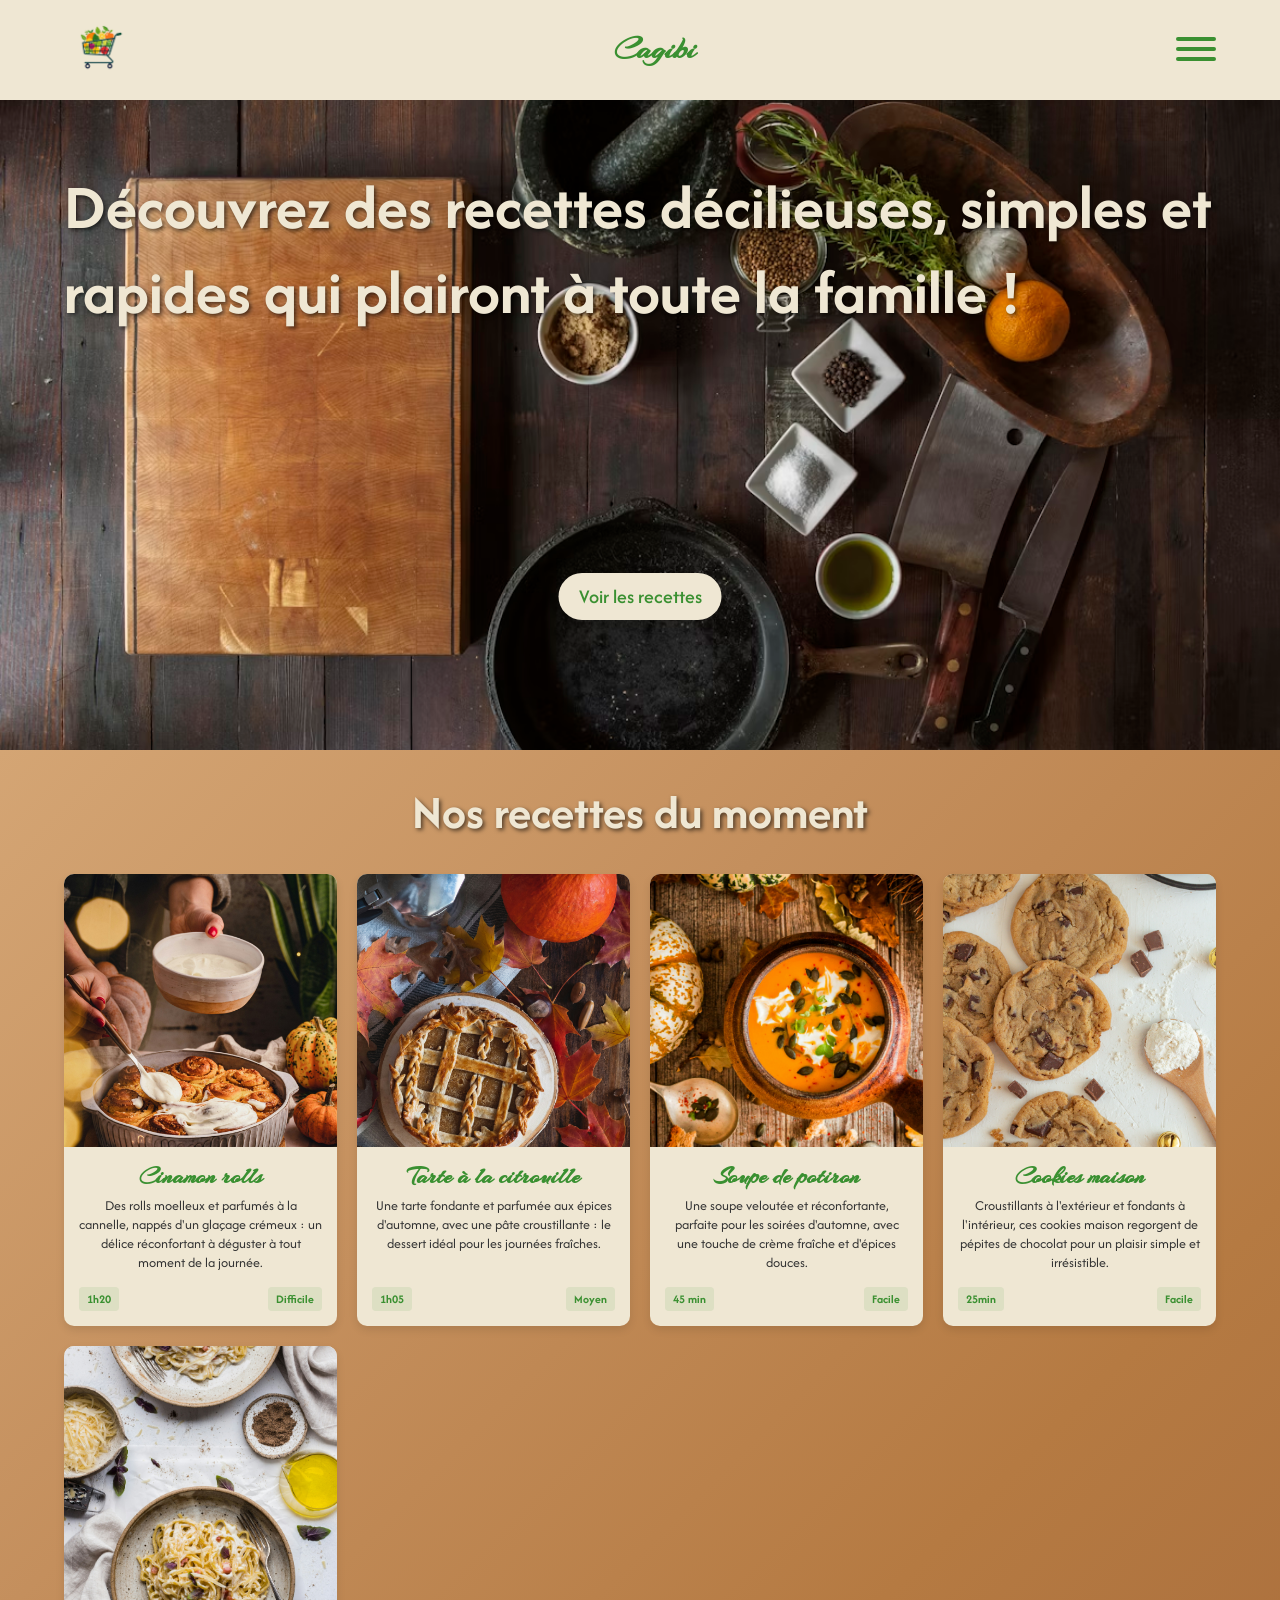
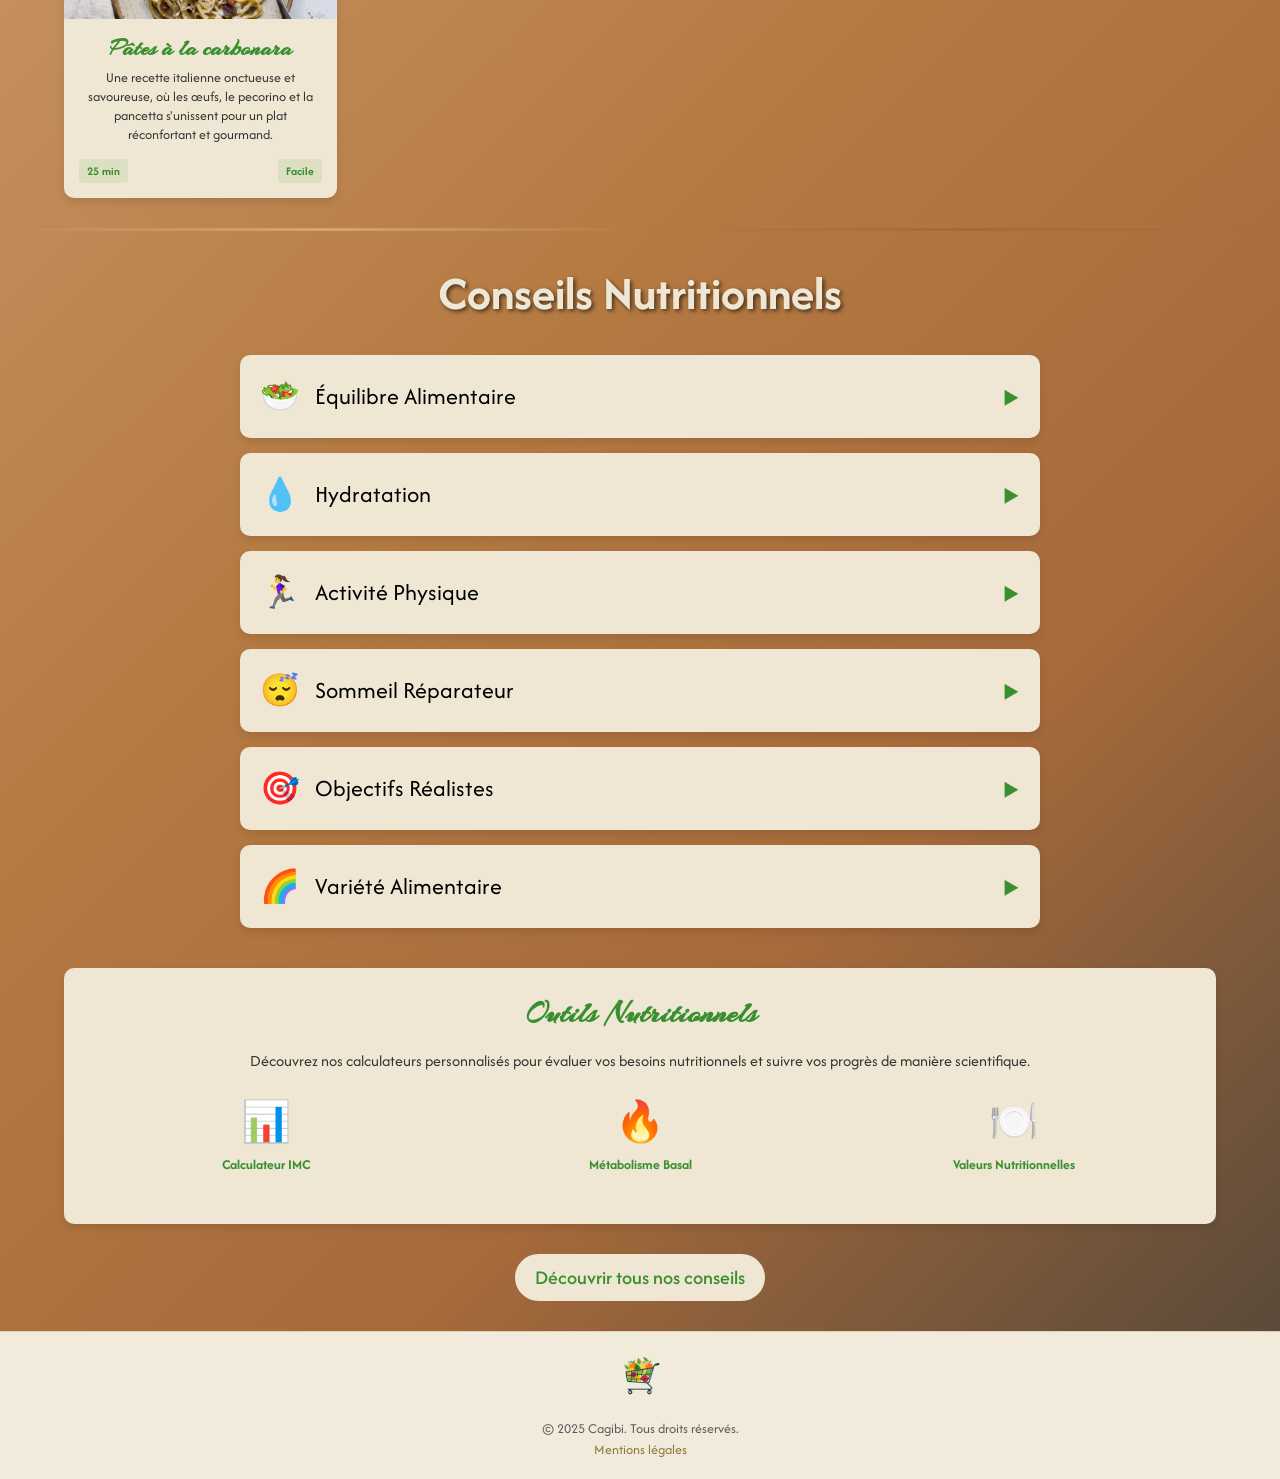
<file: docs/index.html>
<!DOCTYPE html>
<html lang="fr">
  <head>
    <meta charset="UTF-8" />
    <meta name="viewport" content="width=device-width, initial-scale=1.0" />
    <title></title>
    <link rel="stylesheet" href="css/communs.css" />
    <link rel="stylesheet" href="css/header.css" />
    <link rel="stylesheet" href="css/footer.css" />
    <link rel="stylesheet" href="css/index.css" />
  </head>
  <body>
    <header class="header">
      <div class="header__container">
        <div class="header__logo">
          <a href="index.html" class="header__logo-link">
            <img src="images/logo.png" alt="logo" class="header__logo-image" />
          </a>
        </div>
        <div class="header__title">
          <a href="index.html" class="header__title-link">Cagibi</a>
        </div>

        <button class="header__burger" id="burger">
          <span class="header__burger-line"></span>
          <span class="header__burger-line"></span>
          <span class="header__burger-line"></span>
        </button>
      </div>

      <nav class="header__nav" id="nav">
        <button class="header__close" id="close">&times;</button>
        <ul class="header__nav-list">
          <li class="header__nav-item">
            <a href="index.html" class="header__nav-link">Accueil</a>
          </li>
          <li class="header__nav-item">
            <a href="recettes.html" class="header__nav-link">Recettes</a>
          </li>
          <li class="header__nav-item">
            <a href="nutrition.html" class="header__nav-link"
              >Conseils nutritionnels</a
            >
          </li>
        </ul>
      </nav>
    </header>

    <main>
      <section class="section-hero">
        <h2 class="section-hero__slogan">
          Découvrez des recettes décilieuses, simples et rapides qui plairont à
          toute la famille !
        </h2>
        <a href="recettes.html" class="section-hero__cta"
          >Voir les recettes</a
        >
      </section>

      <section class="section-recipe-nutrition">
        <section class="section-recipe">
          <h2 class="section-recipe__title">Nos recettes du moment</h2>
          <div class="section-recipe__container">
            <a
              href="recipe-cinamon-rolls.html"
              class="recipe-cinamon-rolls__link"
            >
              <article class="recipe-card">
                <div class="recipe-card__image">
                  <img
                    src="images/cinamon-rolls.jpg"
                    alt="Nom de la recette"
                    class="recipe-card__img"
                  />
                </div>
                <div class="recipe-card__content">
                  <h3 class="recipe-card__title">Cinamon rolls</h3>
                  <p class="recipe-card__description">
                    Des rolls moelleux et parfumés à la cannelle, nappés d'un
                    glaçage crémeux : un délice réconfortant à déguster à tout
                    moment de la journée.
                  </p>
                  <div class="recipe-card__meta">
                    <span class="recipe-card__time">1h20</span>
                    <span class="recipe-card__difficulty">Difficile</span>
                  </div>
                </div>
              </article>
            </a>
            <a href="recipe-tarte-a-la-citrouille.html">
              <article class="recipe-card">
                <div class="recipe-card__image">
                  <img
                    src="images/tarte-citrouille.jpg"
                    alt="Nom de la recette"
                    class="recipe-card__img"
                  />
                </div>
                <div class="recipe-card__content">
                  <h3 class="recipe-card__title">Tarte à la citrouille</h3>
                  <p class="recipe-card__description">
                    Une tarte fondante et parfumée aux épices d'automne, avec
                    une pâte croustillante : le dessert idéal pour les journées
                    fraîches.
                  </p>
                  <div class="recipe-card__meta">
                    <span class="recipe-card__time">1h05</span>
                    <span class="recipe-card__difficulty">Moyen</span>
                  </div>
                </div>
              </article>
            </a>
            <a href="recipe-soupe-de-potiron.html">
              <article class="recipe-card">
                <div class="recipe-card__image">
                  <img
                    src="images/soupe-potiron.jpg"
                    alt="Nom de la recette"
                    class="recipe-card__img"
                  />
                </div>
                <div class="recipe-card__content">
                  <h3 class="recipe-card__title">Soupe de potiron</h3>
                  <p class="recipe-card__description">
                    Une soupe veloutée et réconfortante, parfaite pour les
                    soirées d'automne, avec une touche de crème fraîche et
                    d'épices douces.
                  </p>
                  <div class="recipe-card__meta">
                    <span class="recipe-card__time">45 min</span>
                    <span class="recipe-card__difficulty">Facile</span>
                  </div>
                </div>
              </article>
            </a>
            <a href="recipe-cookies.html">
              <article class="recipe-card">
                <div class="recipe-card__image">
                  <img
                    src="images/cookies-maison.jpg"
                    alt="Nom de la recette"
                    class="recipe-card__img"
                  />
                </div>
                <div class="recipe-card__content">
                  <h3 class="recipe-card__title">Cookies maison</h3>
                  <p class="recipe-card__description">
                    Croustillants à l'extérieur et fondants à l'intérieur, ces
                    cookies maison regorgent de pépites de chocolat pour un
                    plaisir simple et irrésistible.
                  </p>
                  <div class="recipe-card__meta">
                    <span class="recipe-card__time">25min</span>
                    <span class="recipe-card__difficulty">Facile</span>
                  </div>
                </div>
              </article>
            </a>
            <a href="recipe-pate-carbo.html">
              <article class="recipe-card">
                <div class="recipe-card__image">
                  <img
                    src="images/pate-carbo.jpg"
                    alt="Nom de la recette"
                    class="recipe-card__img"
                  />
                </div>
                <div class="recipe-card__content">
                  <h3 class="recipe-card__title">Pâtes à la carbonara</h3>
                  <p class="recipe-card__description">
                    Une recette italienne onctueuse et savoureuse, où les œufs,
                    le pecorino et la pancetta s'unissent pour un plat
                    réconfortant et gourmand.
                  </p>
                  <div class="recipe-card__meta">
                    <span class="recipe-card__time">25 min</span>
                    <span class="recipe-card__difficulty">Facile</span>
                  </div>
                </div>
              </article>
            </a>
          </div>
        </section>
        <div class="separator-line"></div>
        <section class="section-nutritional-advice">
          <h2 class="section-nutritional-advice__title">
            Conseils Nutritionnels
          </h2>

          <div class="section-nutritional-advice__container">
            <div class="advice-grid">
              <details class="advice-details">
                <summary class="advice-summary">
                  <span class="advice-icon">🥗</span>
                  <span>Équilibre Alimentaire</span>
                  <span class="advice-arrow">▶</span>
                </summary>
                <div class="advice-content">
                  <p>
                    Privilégiez les aliments riches en protéines, fibres et
                    bonnes graisses. Réduisez les sucres ajoutés et les aliments
                    ultra-transformés pour maintenir un métabolisme sain et
                    favoriser une perte de poids durable.
                  </p>
                  <br />
                  <p>
                    <strong>Astuce :</strong> Remplissez la moitié de votre
                    assiette avec des légumes, un quart avec des protéines
                    maigres et un quart avec des glucides complexes.
                  </p>
                </div>
              </details>

              <details class="advice-details">
                <summary class="advice-summary">
                  <span class="advice-icon">💧</span>
                  <span>Hydratation</span>
                  <span class="advice-arrow">▶</span>
                </summary>
                <div class="advice-content">
                  <p>
                    Buvez au moins 1,5L d'eau par jour. Une bonne hydratation
                    favorise le métabolisme, aide à l'élimination des toxines et
                    peut même réduire la sensation de faim.
                  </p>
                  <br />
                  <p>
                    <strong>Conseil :</strong> Parfois, la faim est en réalité
                    de la soif. Buvez un grand verre d'eau et attendez 10
                    minutes avant de manger.
                  </p>
                </div>
              </details>

              <details class="advice-details">
                <summary class="advice-summary">
                  <span class="advice-icon">🏃‍♀️</span>
                  <span>Activité Physique</span>
                  <span class="advice-arrow">▶</span>
                </summary>
                <div class="advice-content">
                  <p>
                    Associez alimentation saine et exercice régulier pour un
                    métabolisme actif. L'activité physique augmente la dépense
                    énergétique et préserve la masse musculaire pendant la perte
                    de poids.
                  </p>
                  <br />
                  <p>
                    <strong>Objectif :</strong> Visez 150 minutes d'activité
                    modérée par semaine, soit environ 30 minutes par jour, 5
                    jours sur 7.
                  </p>
                </div>
              </details>

              <details class="advice-details">
                <summary class="advice-summary">
                  <span class="advice-icon">😴</span>
                  <span>Sommeil Réparateur</span>
                  <span class="advice-arrow">▶</span>
                </summary>
                <div class="advice-content">
                  <p>
                    Un bon sommeil régule les hormones de la faim (ghréline et
                    leptine) et favorise la récupération. Le manque de sommeil
                    peut augmenter l'appétit et les envies de sucre.
                  </p>
                  <br />
                  <p>
                    <strong>Recommandation :</strong> Dormez 7 à 8 heures par
                    nuit et maintenez des horaires réguliers pour optimiser
                    votre métabolisme.
                  </p>
                </div>
              </details>

              <details class="advice-details">
                <summary class="advice-summary">
                  <span class="advice-icon">🎯</span>
                  <span>Objectifs Réalistes</span>
                  <span class="advice-arrow">▶</span>
                </summary>
                <div class="advice-content">
                  <p>
                    Fixez-vous des objectifs atteignables et célébrez chaque
                    progrès. Une perte de poids saine se situe entre 0,5 et 1 kg
                    par semaine.
                  </p>
                  <br />
                  <p>
                    <strong>Stratégie :</strong> Concentrez-vous sur les
                    changements d'habitudes plutôt que sur le chiffre de la
                    balance. Les résultats durables prennent du temps.
                  </p>
                </div>
              </details>

              <details class="advice-details">
                <summary class="advice-summary">
                  <span class="advice-icon">🌈</span>
                  <span>Variété Alimentaire</span>
                  <span class="advice-arrow">▶</span>
                </summary>
                <div class="advice-content">
                  <p>
                    Variez les aliments pour éviter les carences nutritionnelles
                    et maintenir le plaisir de manger. Chaque couleur d'aliment
                    apporte des nutriments différents.
                  </p>
                  <br />
                  <p>
                    <strong>Règle d'or :</strong> Ajoutez de la couleur à vos
                    repas ! Plus votre assiette est colorée, plus elle est riche
                    en vitamines et antioxydants.
                  </p>
                </div>
              </details>
            </div>

            <div class="calculator-preview">
              <h3 class="calculator-preview__title">Outils Nutritionnels</h3>
              <p class="calculator-preview__description">
                Découvrez nos calculateurs personnalisés pour évaluer vos
                besoins nutritionnels et suivre vos progrès de manière
                scientifique.
              </p>

              <div class="calculator-features">
                <div class="feature-item">
                  <span class="feature-icon">📊</span>
                  <span class="feature-text">Calculateur IMC</span>
                </div>
                <div class="feature-item">
                  <span class="feature-icon">🔥</span>
                  <span class="feature-text">Métabolisme Basal</span>
                </div>
                <div class="feature-item">
                  <span class="feature-icon">🍽️</span>
                  <span class="feature-text">Valeurs Nutritionnelles</span>
                </div>
              </div>
            </div>

            <div class="section-nutritional-advice__cta">
              <a
                href="nutrition.html"
                class="section-nutritional-advice__cta-button"
              >
                Découvrir tous nos conseils
              </a>
            </div>
          </div>
        </section>
      </section>
    </main>

    <footer class="footer">
      <div class="footer__container">
        <div class="footer__logo">
          <img
            src="images/logo.png"
            alt="Logo Cagibi"
            class="footer__logo-image"
          />
        </div>
        <div class="footer__content">
          <p class="footer__text">© 2025 Cagibi. Tous droits réservés.</p>
          <a href="#" class="footer__link">Mentions légales</a>
        </div>
      </div>
    </footer>

    <script src="js/burgerMenu.js"></script>
  </body>
</html>
</file>
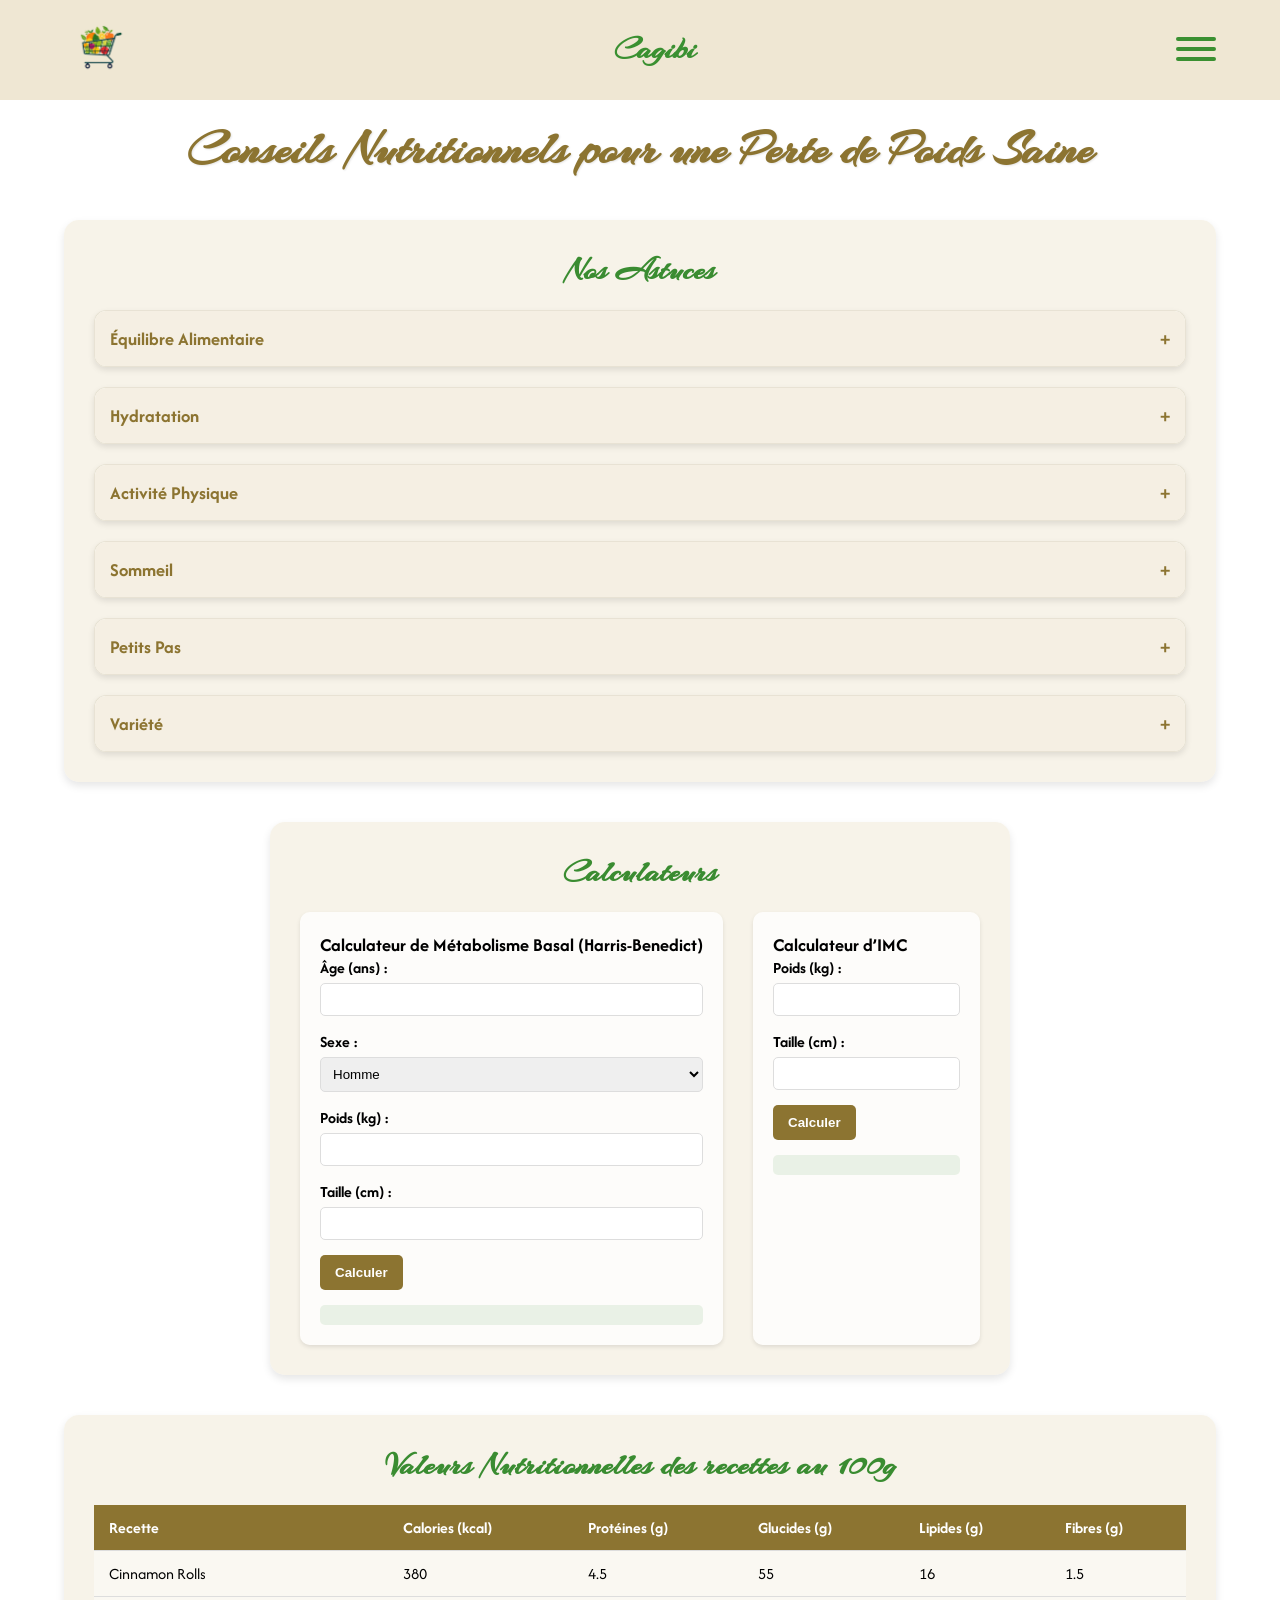
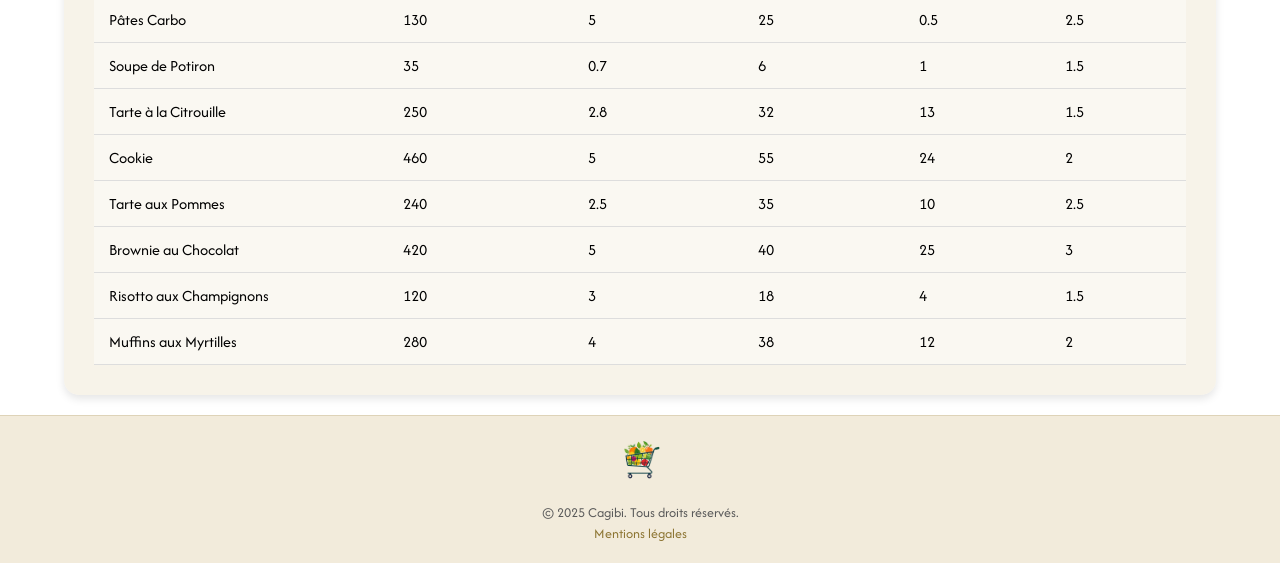
<file: docs/nutrition.html>
<!DOCTYPE html>
<html lang="fr">
  <head>
    <meta charset="UTF-8" />
    <meta name="viewport" content="width=device-width, initial-scale=1.0" />
    <title>Conseils Nutritionnels - Cagibi</title>
    <link rel="stylesheet" href="css/communs.css" />
    <link rel="stylesheet" href="css/header.css" />
    <link rel="stylesheet" href="css/nutrition.css" />
    <link rel="stylesheet" href="css/footer.css" />
  </head>
  <body>
    <header class="header">
      <div class="header__container">
        <div class="header__logo">
          <a href="index.html" class="header__logo-link">
            <img src="images/logo.png" alt="logo" class="header__logo-image" />
          </a>
        </div>
        <div class="header__title">
          <a href="index.html" class="header__title-link">Cagibi</a>
        </div>

        <button class="header__burger" id="burger">
          <span class="header__burger-line"></span>
          <span class="header__burger-line"></span>
          <span class="header__burger-line"></span>
        </button>
      </div>

      <nav class="header__nav" id="nav">
        <button class="header__close" id="close">&times;</button>
        <ul class="header__nav-list">
          <li class="header__nav-item">
            <a href="index.html" class="header__nav-link">Accueil</a>
          </li>
          <li class="header__nav-item">
            <a href="recettes.html" class="header__nav-link">Recettes</a>
          </li>
          <li class="header__nav-item">
            <a href="nutrition.html" class="header__nav-link"
              >Conseils nutritionnels</a
            >
          </li>
        </ul>
      </nav>
    </header>
    <main class="nutrition-page">
      <h1 class="nutrition-page__title">
        Conseils Nutritionnels pour une Perte de Poids Saine
      </h1>
      <!-- Section Conseils -->
      <section class="nutrition-tips">
        <h2 class="nutrition-tips__title">Nos Astuces</h2>
        <div class="nutrition-tips__grid">
          <!-- Équilibre alimentaire -->
          <details class="tip-card">
            <summary><h3>Équilibre Alimentaire</h3></summary>
            <p>
              <strong>Explication scientifique :</strong>
              L’équilibre alimentaire repose sur une consommation adaptée des
              macronutriments : protéines, glucides et lipides. Les protéines
              stimulent la sécrétion de GLP-1, une hormone de satiété, régulant
              ainsi l’appétit. Les glucides complexes, riches en fibres,
              favorisent une libération lente d’énergie, évitant les pics
              glycémiques. Les lipides, notamment les acides gras essentiels
              (oméga-3 et oméga-6), sont indispensables à la structure
              cellulaire et à la santé cardiovasculaire.
            </p>
            <p>
              <strong>Stéréotype cassé :</strong>
              Contrairement à l’idée reçue, toutes les graisses ne font pas
              grossir : les graisses insaturées (huiles végétales, poissons
              gras) sont bénéfiques pour le cœur et le métabolisme. Les glucides
              complexes (légumineuses, céréales complètes) ne doivent pas être
              évités, car ils apportent fibres, vitamines et énergie durable.
            </p>
            <p>
              <strong>Conseils pratiques :</strong>
              Consommez des protéines maigres (légumineuses, noix, poissons,
              volailles). Privilégiez les glucides complexes (pain complet, riz
              brun, légumes). Choisissez des lipides sains (huile de colza,
              noix, poissons gras).
            </p>
            <p>
              <strong>Sources :</strong>
              <a href="https://www.anses.fr" target="_blank">ANSES</a>,
              <a
                href="https://www.ameli.fr/assure/sante/themes/alimentation-adulte/alimentation-adulte-equilibre-repas"
                target="_blank"
                >Ameli.fr</a
              >
            </p>
          </details>

          <!-- Hydratation -->
          <details class="tip-card">
            <summary><h3>Hydratation</h3></summary>
            <p>
              <strong>Explication scientifique :</strong>
              L’eau constitue environ 60% du poids corporel et est indispensable
              aux fonctions physiologiques. Une déshydratation même légère (1-2%
              du poids corporel) altère les fonctions cognitives, l’humeur et la
              performance physique. Les besoins en eau varient selon l’âge, le
              sexe, le poids, l’activité physique et le climat.
            </p>
            <p>
              <strong>Stéréotype cassé :</strong>
              Boire 2 litres d’eau par jour est une règle générale, mais les
              besoins réels varient. Les fruits et légumes apportent 20-30% des
              besoins en eau.
            </p>
            <p>
              <strong>Conseils pratiques :</strong>
              Buvez régulièrement, environ un verre par heure, sans attendre la
              soif. Consommez des aliments riches en eau (pastèque, concombre,
              fraises). Limitez les boissons sucrées à moins d’un verre par
              jour.
            </p>
            <p>
              <strong>Sources :</strong>
              <a href="https://www.anses.fr" target="_blank">ANSES</a>,
              <a
                href="https://www.nutripure.fr/fr/blog/hydratation-et-sante-n654"
                target="_blank"
                >Nutripure</a
              >
            </p>
          </details>

          <!-- Activité physique -->
          <details class="tip-card">
            <summary><h3>Activité Physique</h3></summary>
            <p>
              <strong>Explication scientifique :</strong>
              L’activité physique améliore la sensibilité à l’insuline, réduit
              la graisse viscérale et renforce les muscles et les os. Le timing
              des nutriments (protéines, glucides) est crucial pour la
              récupération musculaire et la performance.
            </p>
            <p>
              <strong>Stéréotype cassé :</strong>
              Il est souvent cru que manger des protéines immédiatement après le
              sport est indispensable. En réalité, le timing dépend des
              objectifs et du type d’exercice.
            </p>
            <p>
              <strong>Conseils pratiques :</strong>
              Pratiquez au moins 30 minutes d’activité dynamique par jour
              (marche rapide, vélo, natation). Consommez protéines et glucides
              adaptés à vos objectifs (ex : protéines dans les 30 min après
              exercice de force).
            </p>
            <p>
              <strong>Sources :</strong>
              <a href="https://www.anses.fr" target="_blank">ANSES</a>,
              <a
                href="https://www.sorbonne-universite.fr/actualites/activite-physique-des-benefices-bien-au-dela-de-la-perte-de-poids"
                target="_blank"
                >Sorbonne Université</a
              >
            </p>
          </details>

          <!-- Sommeil -->
          <details class="tip-card">
            <summary><h3>Sommeil</h3></summary>
            <p>
              <strong>Explication scientifique :</strong>
              Le sommeil régule les hormones de l’appétit, notamment la ghréline
              (stimule la faim) et la leptine (signale la satiété). Une
              privation de sommeil augmente la ghréline et diminue la leptine,
              favorisant la surconsommation calorique.
            </p>
            <p>
              <strong>Stéréotype cassé :</strong>
              Dormir moins ne permet pas de brûler plus de calories. En réalité,
              le manque de sommeil déséquilibre les hormones de l’appétit et
              favorise la prise de poids.
            </p>
            <p>
              <strong>Conseils pratiques :</strong>
              Visez 7 à 9 heures de sommeil par nuit. Couchez-vous et levez-vous
              à heures fixes. Évitez les écrans avant le sommeil.
            </p>
            <p>
              <strong>Sources :</strong>
              <a
                href="https://pnourtier.com/2025/06/22/impact-sommeil-prise-de-poids/"
                target="_blank"
                >Pascal Nourtier</a
              >,
              <a
                href="https://www.le-diabete-dans-tous-ses-etats.precidiab.org/obesite/obesite-quels-roles-jouent-le-manque-de-sommeil-et-la-desynchronisation-du-rythme-circadien/"
                target="_blank"
                >Le Diabète dans tous ses états</a
              >
            </p>
          </details>

          <!-- Petits Pas -->
          <details class="tip-card">
            <summary><h3>Petits Pas</h3></summary>
            <p>
              <strong>Explication scientifique :</strong>
              La fixation d’objectifs selon la méthode SMART (Spécifique,
              Mesurable, Atteignable, Réaliste, Temporellement défini) est un
              levier puissant pour maintenir la motivation. Les objectifs trop
              ambitieux ou non réalistes peuvent entraîner découragement et
              échec.
            </p>
            <p>
              <strong>Stéréotype cassé :</strong>
              Les régimes stricts et les objectifs trop ambitieux sont souvent
              perçus comme la seule solution pour perdre du poids. En réalité,
              les objectifs progressifs et réalistes sont plus efficaces pour
              une perte de poids durable.
            </p>
            <p>
              <strong>Conseils pratiques :</strong>
              Fixez-vous des objectifs SMART (ex : perdre 10 kg en 10 semaines).
              Célébrez chaque progrès pour rester motivé.
            </p>
            <p>
              <strong>Sources :</strong>
              <a
                href="https://cyril-maitre.com/p-objectifs_smart"
                target="_blank"
                >Cyril Maitre</a
              >,
              <a
                href="https://okicom.fr/comment-fixer-des-objectifs-realistes-et-les-atteindre/"
                target="_blank"
                >Okicom</a
              >
            </p>
          </details>

          <!-- Variété -->
          <details class="tip-card">
            <summary><h3>Variété</h3></summary>
            <p>
              <strong>Explication scientifique :</strong>
              La variété alimentaire est essentielle pour prévenir les carences
              nutritionnelles et maintenir une santé optimale. Chaque aliment
              apporte des nutriments spécifiques : vitamines, minéraux, fibres,
              antioxydants.
            </p>
            <p>
              <strong>Stéréotype cassé :</strong>
              Manger sainement n’est pas nécessairement cher ni compliqué. Les
              fruits et légumes de saison sont souvent moins chers et plus
              frais.
            </p>
            <p>
              <strong>Conseils pratiques :</strong>
              Consommez des fruits, légumes, céréales complètes, légumes secs,
              noix, graines. Variez les saveurs et textures pour éviter la
              monotonie alimentaire.
            </p>
            <p>
              <strong>Sources :</strong>
              <a
                href="https://www.eatology.fr/en/sante/variete-alimentation-bonne-sante/"
                target="_blank"
                >Eatology</a
              >,
              <a
                href="https://www.ameli.fr/assure/sante/themes/alimentation-adulte/alimentation-adulte-equilibre-repas"
                target="_blank"
                >Ameli.fr</a
              >
            </p>
          </details>
        </div>
      </section>

      <!-- Section Calculateurs -->
      <section class="nutrition-calculators">
        <h2 class="nutrition-calculators__title">Calculateurs</h2>
        <div class="calculator-container">
          <div class="calculator">
            <h3>Calculateur de Métabolisme Basal (Harris-Benedict)</h3>
            <form id="bmr-form">
              <div class="form-group">
                <label for="age">Âge (ans) :</label>
                <input type="number" id="age" required />
              </div>
              <div class="form-group">
                <label for="gender">Sexe :</label>
                <select id="gender" required>
                  <option value="male">Homme</option>
                  <option value="female">Femme</option>
                </select>
              </div>
              <div class="form-group">
                <label for="weight">Poids (kg) :</label>
                <input type="number" id="weight" required />
              </div>
              <div class="form-group">
                <label for="height">Taille (cm) :</label>
                <input type="number" id="height" required />
              </div>
              <button type="submit" class="btn-calculate">Calculer</button>
            </form>
            <div id="bmr-result" class="result"></div>
          </div>

          <div class="calculator">
            <h3>Calculateur d’IMC</h3>
            <form id="imc-form">
              <div class="form-group">
                <label for="imc-weight">Poids (kg) :</label>
                <input type="number" id="imc-weight" required />
              </div>
              <div class="form-group">
                <label for="imc-height">Taille (cm) :</label>
                <input type="number" id="imc-height" required />
              </div>
              <button type="submit" class="btn-calculate">Calculer</button>
            </form>
            <div id="imc-result" class="result"></div>
          </div>
        </div>
      </section>

      <!-- Section Tableau Nutritionnel -->
      <section class="nutrition-table">
        <h2 class="nutrition-table__title">
          Valeurs Nutritionnelles des recettes au 100g
        </h2>
        <div class="table-container">
          <table id="ingredients-table">
            <thead>
              <tr>
                <th>Recette</th>
                <th>Calories (kcal)</th>
                <th>Protéines (g)</th>
                <th>Glucides (g)</th>
                <th>Lipides (g)</th>
                <th>Fibres (g)</th>
              </tr>
            </thead>
            <tbody>
              <tr>
                <td>Cinnamon Rolls</td>
                <td>380</td>
                <td>4.5</td>
                <td>55</td>
                <td>16</td>
                <td>1.5</td>
              </tr>
              <tr>
                <td>Pâtes Carbo</td>
                <td>130</td>
                <td>5</td>
                <td>25</td>
                <td>0.5</td>
                <td>2.5</td>
              </tr>
              <tr>
                <td>Soupe de Potiron</td>
                <td>35</td>
                <td>0.7</td>
                <td>6</td>
                <td>1</td>
                <td>1.5</td>
              </tr>
              <tr>
                <td>Tarte à la Citrouille</td>
                <td>250</td>
                <td>2.8</td>
                <td>32</td>
                <td>13</td>
                <td>1.5</td>
              </tr>
              <tr>
                <td>Cookie</td>
                <td>460</td>
                <td>5</td>
                <td>55</td>
                <td>24</td>
                <td>2</td>
              </tr>
              <tr>
                <td>Tarte aux Pommes</td>
                <td>240</td>
                <td>2.5</td>
                <td>35</td>
                <td>10</td>
                <td>2.5</td>
              </tr>
              <tr>
                <td>Brownie au Chocolat</td>
                <td>420</td>
                <td>5</td>
                <td>40</td>
                <td>25</td>
                <td>3</td>
              </tr>
              <tr>
                <td>Risotto aux Champignons</td>
                <td>120</td>
                <td>3</td>
                <td>18</td>
                <td>4</td>
                <td>1.5</td>
              </tr>
              <tr>
                <td>Muffins aux Myrtilles</td>
                <td>280</td>
                <td>4</td>
                <td>38</td>
                <td>12</td>
                <td>2</td>
              </tr>
            </tbody>
          </table>
        </div>
      </section>
    </main>
    <footer class="footer">
      <div class="footer__container">
        <div class="footer__logo">
          <img
            src="images/logo.png"
            alt="Logo Cagibi"
            class="footer__logo-image"
          />
        </div>
        <div class="footer__content">
          <p class="footer__text">© 2025 Cagibi. Tous droits réservés.</p>
          <a href="#" class="footer__link">Mentions légales</a>
        </div>
      </div>
    </footer>
    <script src="js/burgerMenu.js"></script>
    <script src="js/nutrition.js"></script>
  </body>
</html>
</file>
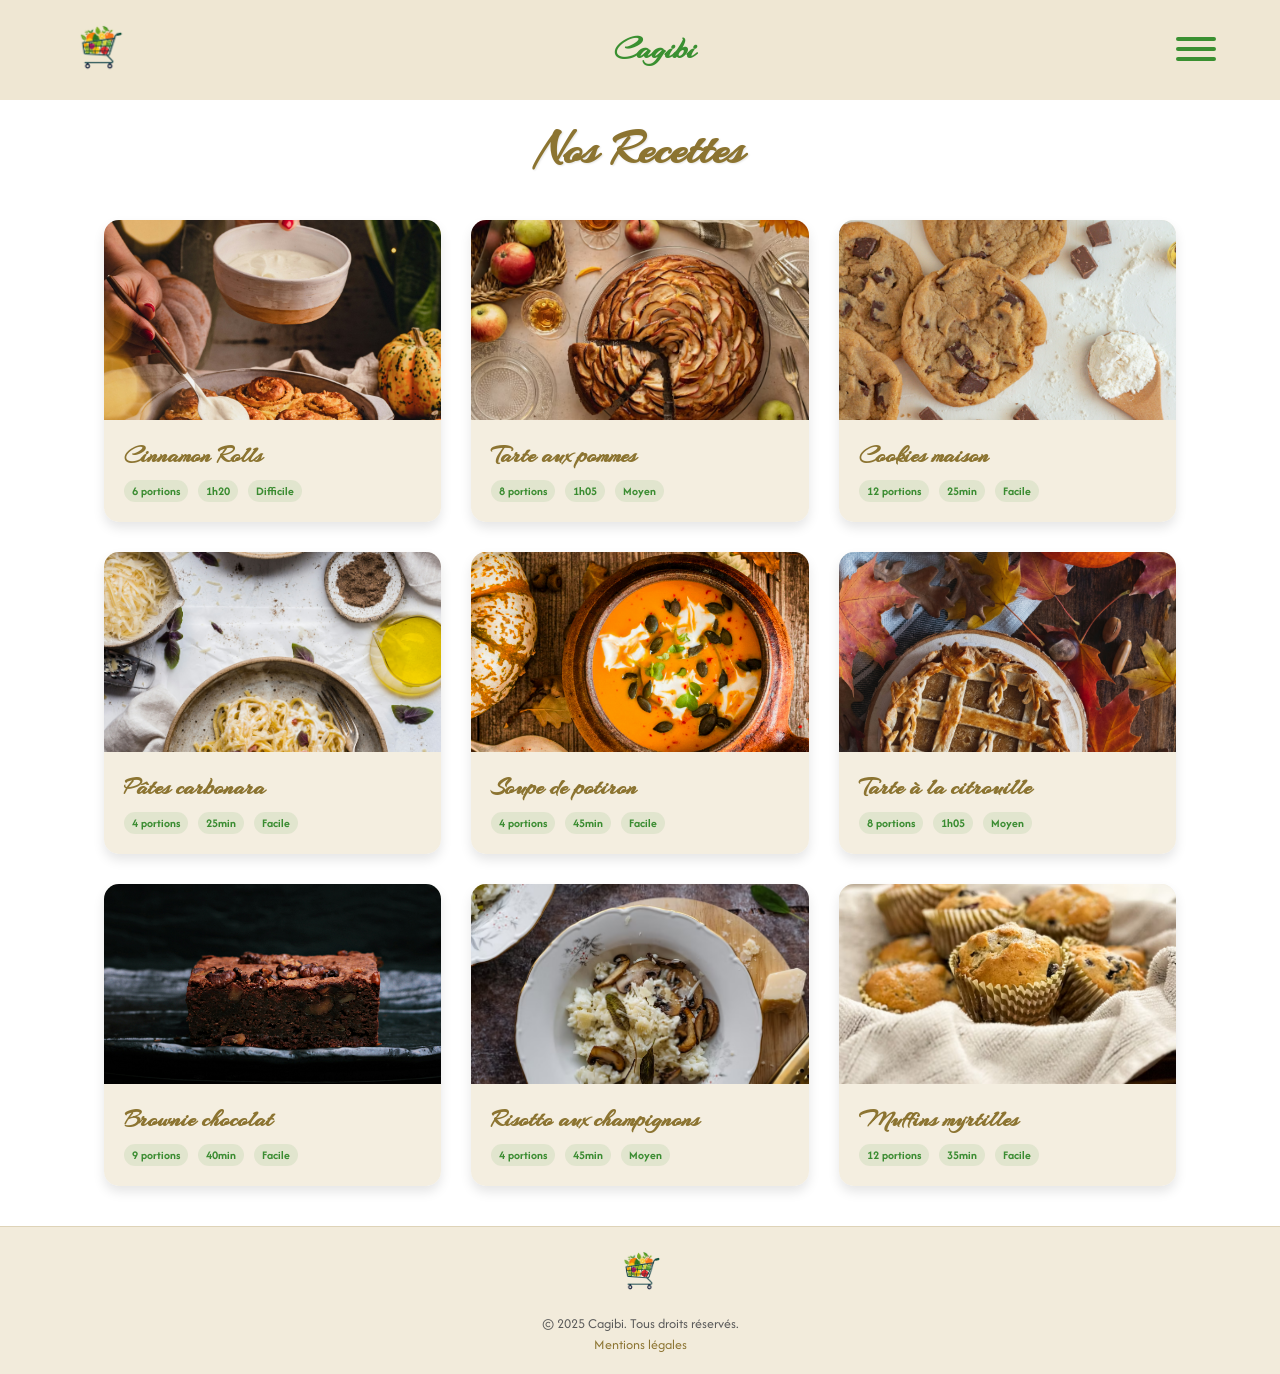
<file: docs/recettes.html>
<!DOCTYPE html>
<html lang="fr">
  <head>
    <meta charset="UTF-8" />
    <meta name="viewport" content="width=device-width, initial-scale=1.0" />
    <title>Nos Recettes - Cagibi</title>
    <link rel="stylesheet" href="css/communs.css" />
    <link rel="stylesheet" href="css/header.css" />
    <link rel="stylesheet" href="css/recipes.css" />
    <link rel="stylesheet" href="css/footer.css" />
  </head>
  <body>
    <header class="header">
      <div class="header__container">
        <div class="header__logo">
          <a href="index.html" class="header__logo-link">
            <img src="images/logo.png" alt="logo" class="header__logo-image" />
          </a>
        </div>
        <div class="header__title">
          <a href="index.html" class="header__title-link">Cagibi</a>
        </div>

        <button class="header__burger" id="burger">
          <span class="header__burger-line"></span>
          <span class="header__burger-line"></span>
          <span class="header__burger-line"></span>
        </button>
      </div>

      <nav class="header__nav" id="nav">
        <button class="header__close" id="close">&times;</button>
        <ul class="header__nav-list">
          <li class="header__nav-item">
            <a href="index.html" class="header__nav-link">Accueil</a>
          </li>
          <li class="header__nav-item">
            <a href="recettes.html" class="header__nav-link">Recettes</a>
          </li>
          <li class="header__nav-item">
            <a href="nutrition.html" class="header__nav-link"
              >Conseils nutritionnels</a
            >
          </li>
        </ul>
      </nav>
    </header>
    <main class="recipes-gallery">
      <h1 class="recipes-gallery__title">Nos Recettes</h1>
      <div class="recipes-grid">
        <article class="recipe-card">
          <a href="recipe-cinamon-rolls.html" class="recipe-card__link">
            <div class="recipe-card__image">
              <img
                src="images/cinamon-rolls.jpg"
                alt="Cinnamon Rolls"
                class="recipe-card__img"
              />
            </div>
            <div class="recipe-card__content">
              <h2 class="recipe-card__title">Cinnamon Rolls</h2>
              <div class="recipe-card__meta">
                <span class="recipe-card__portions">6 portions</span>
                <span class="recipe-card__time">1h20</span>
                <span class="recipe-card__difficulty">Difficile</span>
              </div>
            </div>
          </a>
        </article>
        <article class="recipe-card">
          <a
            href="recipe-tarte-aux-pommes.html"
            class="recipe-card__link"
          >
            <div class="recipe-card__image">
              <img
                src="images/tarte-aux-pommes.avif"
                alt="Nom de la recette"
                class="recipe-card__img"
              />
            </div>
            <div class="recipe-card__content">
              <h3 class="recipe-card__title">Tarte aux pommes</h3>
              <div class="recipe-card__meta">
                <span class="recipe-card__portions">8 portions</span>
                <span class="recipe-card__time">1h05</span>
                <span class="recipe-card__difficulty">Moyen</span>
              </div>
            </div>
          </a>
        </article>
        <article class="recipe-card">
          <a href="recipe-cookies.html">
            <div class="recipe-card__image">
              <img
                src="images/cookies-maison.jpg"
                alt="Nom de la recette"
                class="recipe-card__img"
              />
            </div>
            <div class="recipe-card__content">
              <h3 class="recipe-card__title">Cookies maison</h3>
              <div class="recipe-card__meta">
                <span class="recipe-card__portions">12 portions</span>
                <span class="recipe-card__time">25min</span>
                <span class="recipe-card__difficulty">Facile</span>
              </div>
            </div>
          </a>
        </article>
        <article class="recipe-card">
          <a href="recipe-pate-carbo.html">
            <div class="recipe-card__image">
              <img
                src="images/pate-carbo.jpg"
                alt="Nom de la recette"
                class="recipe-card__img"
              />
            </div>
            <div class="recipe-card__content">
              <h3 class="recipe-card__title">Pâtes carbonara</h3>
              <div class="recipe-card__meta">
                <span class="recipe-card__portions">4 portions</span>
                <span class="recipe-card__time">25min</span>
                <span class="recipe-card__difficulty">Facile</span>
              </div>
            </div>
          </a>
        </article>
        <article class="recipe-card">
          <a href="recipe-soupe-de-potiron.html">
            <div class="recipe-card__image">
              <img
                src="images/soupe-potiron.jpg"
                alt="Nom de la recette"
                class="recipe-card__img"
              />
            </div>
            <div class="recipe-card__content">
              <h3 class="recipe-card__title">Soupe de potiron</h3>
              <div class="recipe-card__meta">
                <span class="recipe-card__portions">4 portions</span>
                <span class="recipe-card__time">45min</span>
                <span class="recipe-card__difficulty">Facile</span>
              </div>
            </div>
          </a>
        </article>
        <article class="recipe-card">
          <a href="recipe-tarte-a-la-citrouille.html">
            <div class="recipe-card__image">
              <img
                src="images/tarte-citrouille.jpg"
                alt="Nom de la recette"
                class="recipe-card__img"
              />
            </div>
            <div class="recipe-card__content">
              <h3 class="recipe-card__title">Tarte à la citrouille</h3>
              <div class="recipe-card__meta">
                <span class="recipe-card__portions">8 portions</span>
                <span class="recipe-card__time">1h05</span>
                <span class="recipe-card__difficulty">Moyen</span>
              </div>
            </div>
          </a>
        </article>
        <article class="recipe-card">
          <a href="recipe-brownie-chocolat.html">
            <div class="recipe-card__image">
              <img
                src="images/brownie-chocolat.jpg"
                alt="Nom de la recette"
                class="recipe-card__img"
              />
            </div>
            <div class="recipe-card__content">
              <h3 class="recipe-card__title">Brownie chocolat</h3>
              <div class="recipe-card__meta">
                <span class="recipe-card__portions">9 portions</span>
                <span class="recipe-card__time">40min</span>
                <span class="recipe-card__difficulty">Facile</span>
              </div>
            </div>
          </a>
        </article>
        <article class="recipe-card">
          <a href="recipe-risotto-aux-champignons.html">
            <div class="recipe-card__image">
              <img
                src="images/risotto-aux-champignons.avif"
                alt="Nom de la recette"
                class="recipe-card__img"
              />
            </div>
            <div class="recipe-card__content">
              <h3 class="recipe-card__title">Risotto aux champignons</h3>
              <div class="recipe-card__meta">
                <span class="recipe-card__portions">4 portions</span>
                <span class="recipe-card__time">45min</span>
                <span class="recipe-card__difficulty">Moyen</span>
              </div>
            </div>
          </a>
        </article>
        <article class="recipe-card">
          <a href="recipe-muffins-myrtilles.html">
            <div class="recipe-card__image">
              <img
                src="images/muffins-myrtilles.avif"
                alt="Nom de la recette"
                class="recipe-card__img"
              />
            </div>
            <div class="recipe-card__content">
              <h3 class="recipe-card__title">Muffins myrtilles</h3>
              <div class="recipe-card__meta">
                <span class="recipe-card__portions">12 portions</span>
                <span class="recipe-card__time">35min</span>
                <span class="recipe-card__difficulty">Facile</span>
              </div>
            </div>
          </a>
        </article>
      </div>
    </main>
    <footer class="footer">
      <div class="footer__container">
        <div class="footer__logo">
          <img
            src="images/logo.png"
            alt="Logo Cagibi"
            class="footer__logo-image"
          />
        </div>
        <div class="footer__content">
          <p class="footer__text">© 2025 Cagibi. Tous droits réservés.</p>
          <a href="#" class="footer__link">Mentions légales</a>
        </div>
      </div>
    </footer>
    <script src="js/burgerMenu.js"></script>
  </body>
</html>
</file>
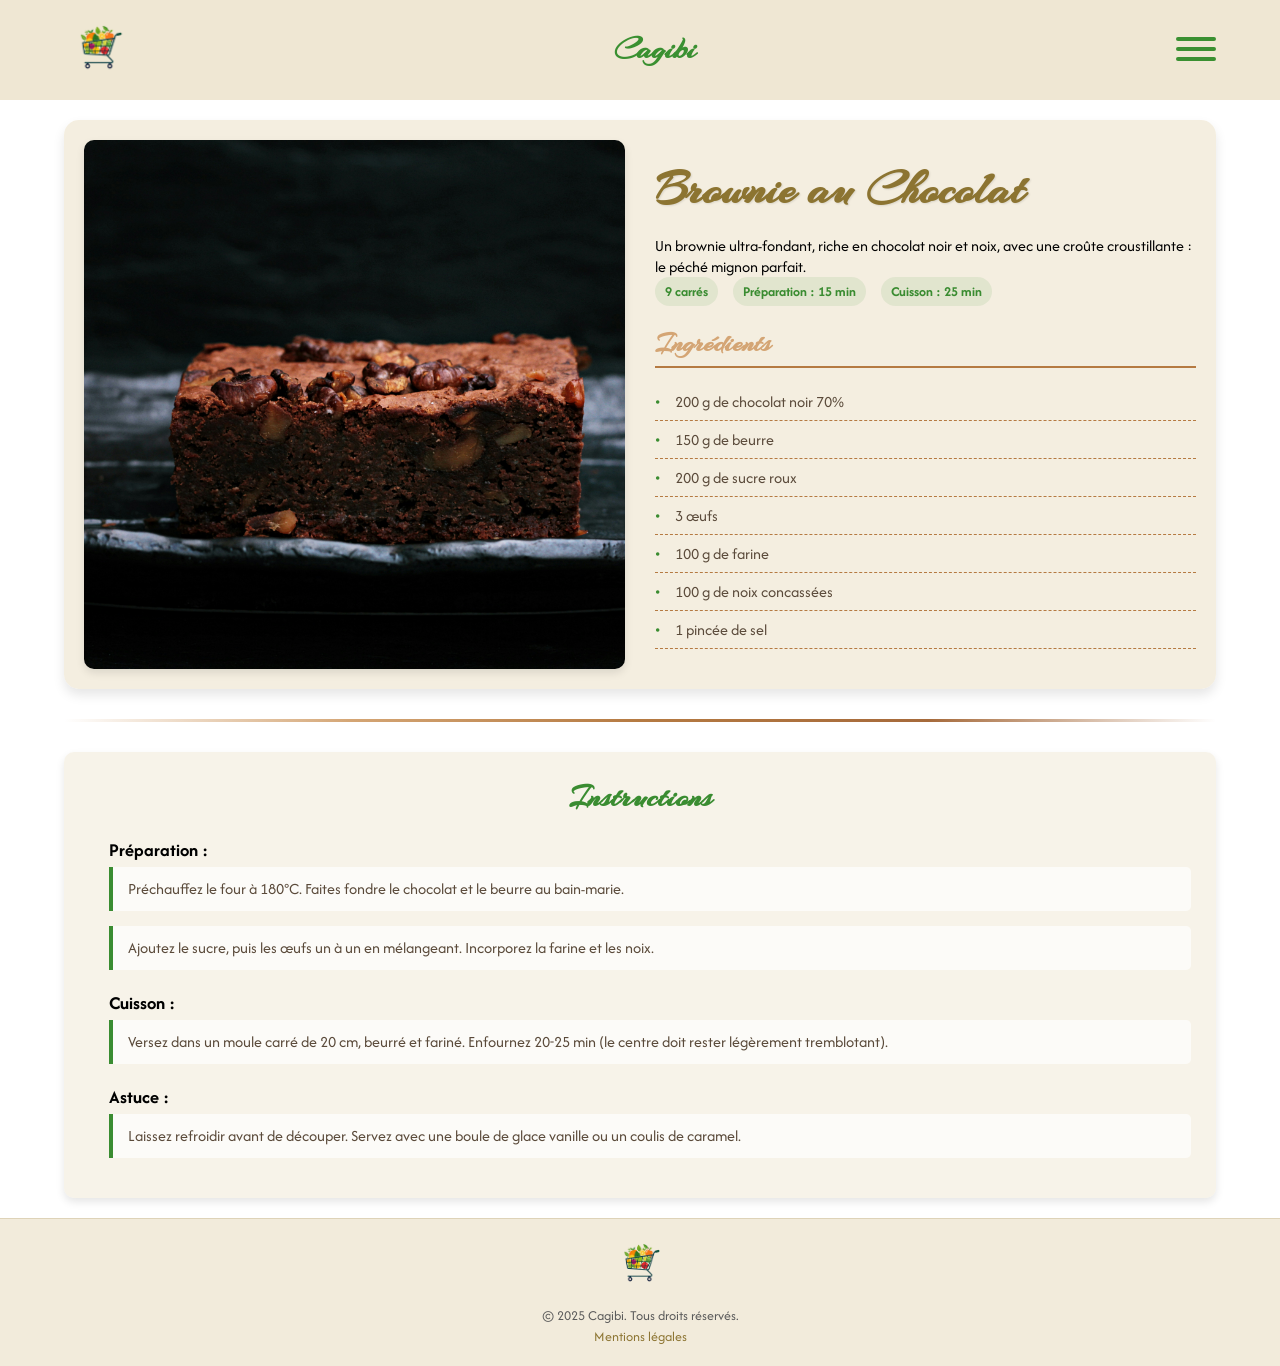
<file: docs/recipe-brownie-chocolat.html>
<!DOCTYPE html>
<html lang="fr">
  <head>
    <meta charset="UTF-8" />
    <meta name="viewport" content="width=device-width, initial-scale=1.0" />
    <title>Brownie au Chocolat - Cagibi</title>
    <link rel="stylesheet" href="css/communs.css" />
    <link rel="stylesheet" href="css/header.css" />
    <link rel="stylesheet" href="css/recipe-model.css" />
    <link rel="stylesheet" href="css/footer.css" />
  </head>
  <body>
    <header class="header">
      <div class="header__container">
        <div class="header__logo">
          <a href="index.html" class="header__logo-link">
            <img src="images/logo.png" alt="logo" class="header__logo-image" />
          </a>
        </div>
        <div class="header__title">
          <a href="index.html" class="header__title-link">Cagibi</a>
        </div>

        <button class="header__burger" id="burger">
          <span class="header__burger-line"></span>
          <span class="header__burger-line"></span>
          <span class="header__burger-line"></span>
        </button>
      </div>

      <nav class="header__nav" id="nav">
        <button class="header__close" id="close">&times;</button>
        <ul class="header__nav-list">
          <li class="header__nav-item">
            <a href="index.html" class="header__nav-link">Accueil</a>
          </li>
          <li class="header__nav-item">
            <a href="recettes.html" class="header__nav-link">Recettes</a>
          </li>
          <li class="header__nav-item">
            <a href="" class="header__nav-link">Conseils nutritionnels</a>
          </li>
        </ul>
      </nav>
    </header>

    <main class="recipe-page">
      <section class="recipe-hero">
        <div class="recipe-hero__image">
          <img
            src="images/brownie-chocolat.jpg"
            alt="Brownie fondant et gourmand"
            class="recipe-hero__img"
          />
        </div>
        <div class="recipe-hero__details">
          <h1 class="recipe-hero__title">Brownie au Chocolat</h1>
          <p class="recipe-hero__description">
            Un brownie ultra-fondant, riche en chocolat noir et noix, avec une
            croûte croustillante : le péché mignon parfait.
          </p>
          <div class="recipe-hero__meta">
            <span class="recipe-hero__portions">9 carrés</span>
            <span class="recipe-hero__time">Préparation : 15 min</span>
            <span class="recipe-hero__time">Cuisson : 25 min</span>
          </div>
          <div class="recipe-hero__ingredients">
            <h2>Ingrédients</h2>
            <ul class="recipe-hero__ingredients-list">
              <li>200 g de chocolat noir 70%</li>
              <li>150 g de beurre</li>
              <li>200 g de sucre roux</li>
              <li>3 œufs</li>
              <li>100 g de farine</li>
              <li>100 g de noix concassées</li>
              <li>1 pincée de sel</li>
            </ul>
          </div>
        </div>
      </section>
      <div class="recipe-separator"></div>
      <section class="recipe-instructions">
        <h2>Instructions</h2>
        <ol class="recipe-instructions__list">
          <h3>Préparation :</h3>
          <li>
            Préchauffez le four à 180°C. Faites fondre le chocolat et le beurre
            au bain-marie.
          </li>
          <li>
            Ajoutez le sucre, puis les œufs un à un en mélangeant. Incorporez la
            farine et les noix.
          </li>
          <h3>Cuisson :</h3>
          <li>
            Versez dans un moule carré de 20 cm, beurré et fariné. Enfournez
            20-25 min (le centre doit rester légèrement tremblotant).
          </li>
          <h3>Astuce :</h3>
          <li>
            Laissez refroidir avant de découper. Servez avec une boule de glace
            vanille ou un coulis de caramel.
          </li>
        </ol>
      </section>
    </main>
    <footer class="footer">
      <div class="footer__container">
        <div class="footer__logo">
          <img
            src="images/logo.png"
            alt="Logo Cagibi"
            class="footer__logo-image"
          />
        </div>
        <div class="footer__content">
          <p class="footer__text">© 2025 Cagibi. Tous droits réservés.</p>
          <a href="#" class="footer__link">Mentions légales</a>
        </div>
      </div>
    </footer>
    <script src="js/burgerMenu.js"></script>
  </body>
</html>
</file>
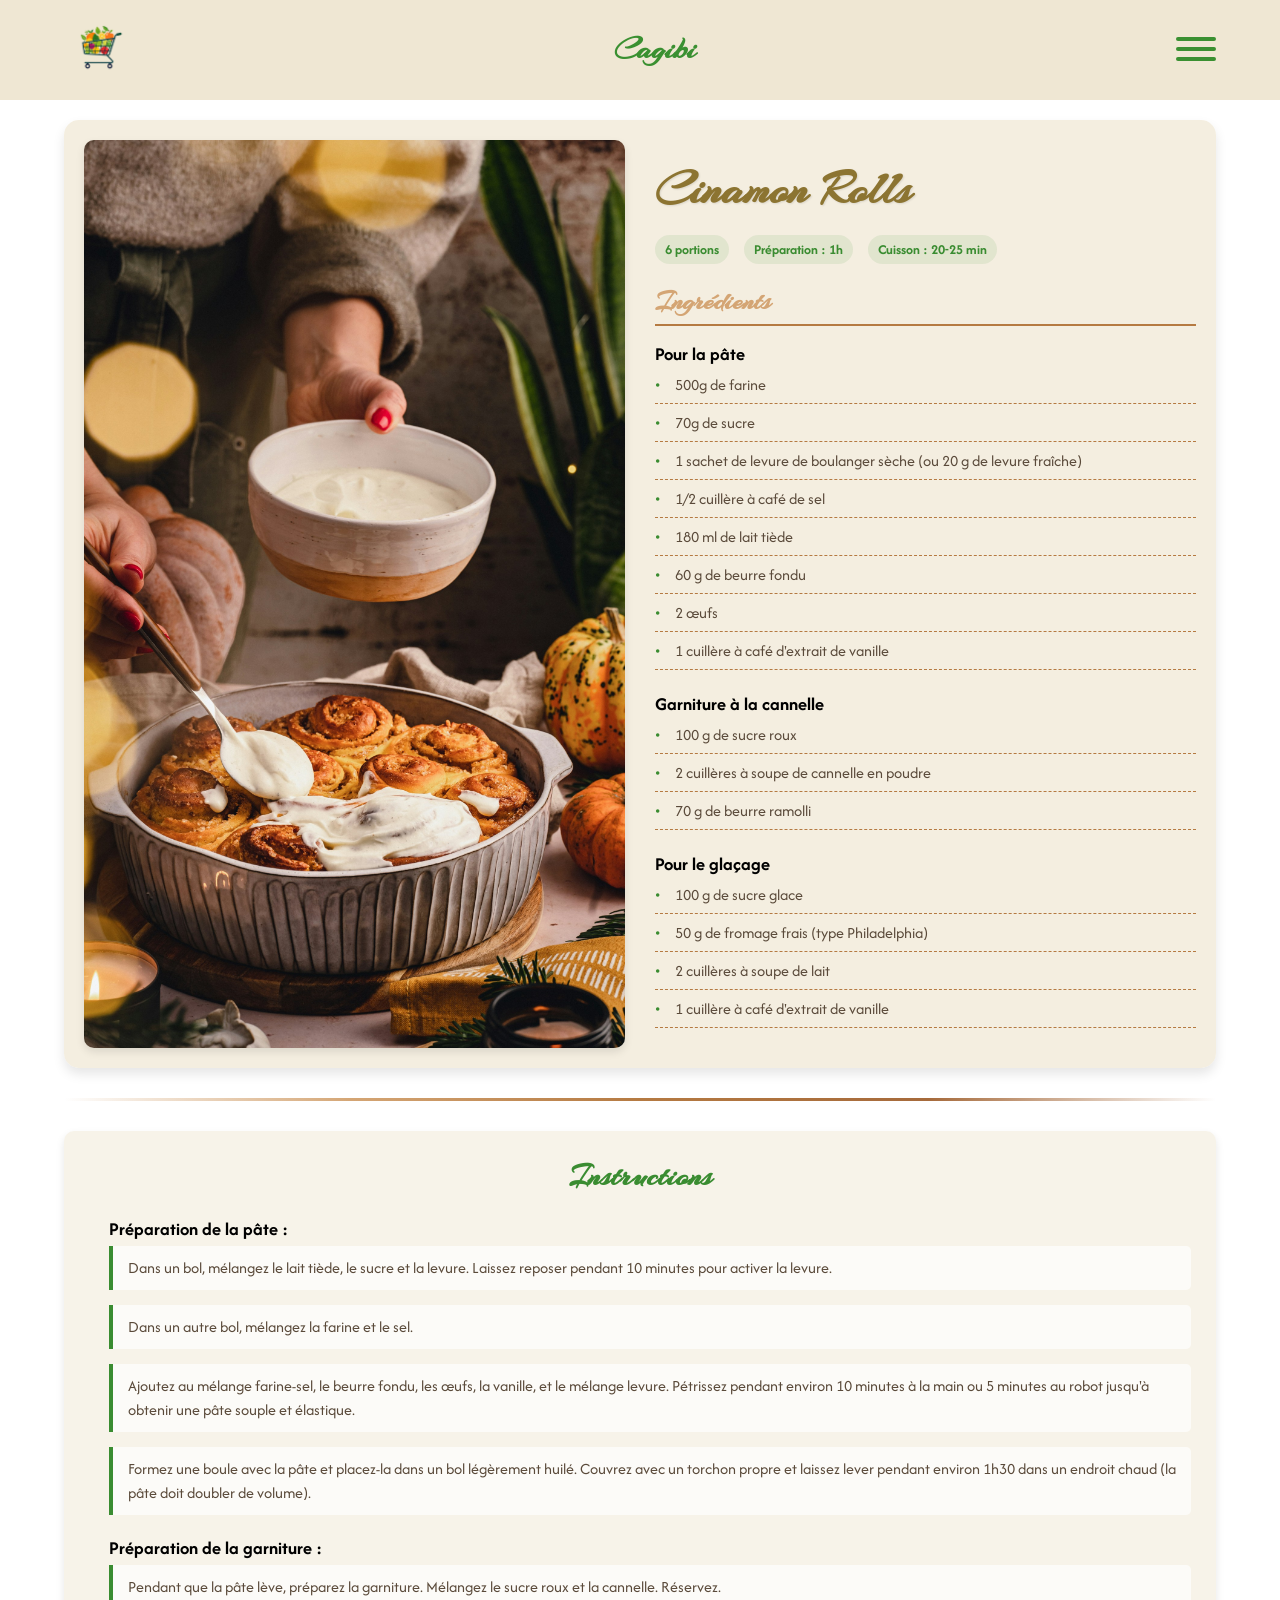
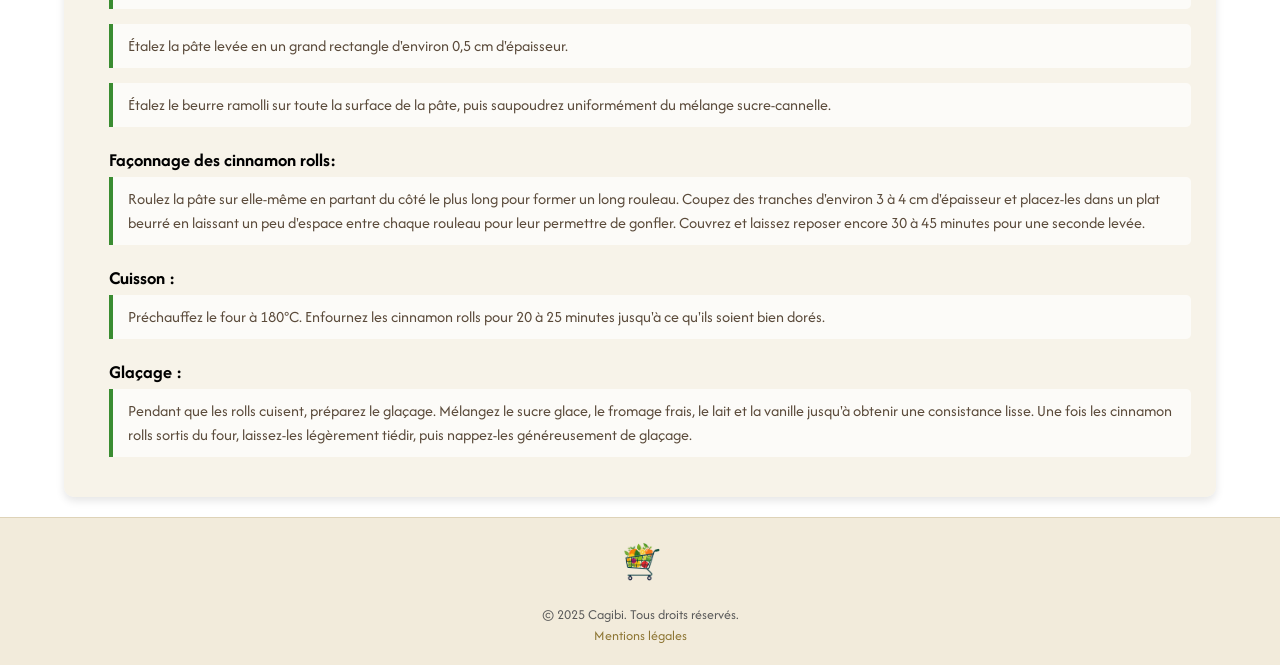
<file: docs/recipe-cinamon-rolls.html>
<!DOCTYPE html>
<html lang="fr">
  <head>
    <meta charset="UTF-8" />
    <meta name="viewport" content="width=device-width, initial-scale=1.0" />
    <title>Cinamon-rolls - Cagibi</title>
    <link rel="stylesheet" href="css/communs.css" />
    <link rel="stylesheet" href="css/header.css" />
    <link rel="stylesheet" href="css/recipe-model.css" />
    <link rel="stylesheet" href="css/footer.css" />
  </head>
  <body>
    <header class="header">
      <div class="header__container">
        <div class="header__logo">
          <a href="index.html" class="header__logo-link">
            <img src="images/logo.png" alt="logo" class="header__logo-image" />
          </a>
        </div>
        <div class="header__title">
          <a href="index.html" class="header__title-link">Cagibi</a>
        </div>

        <button class="header__burger" id="burger">
          <span class="header__burger-line"></span>
          <span class="header__burger-line"></span>
          <span class="header__burger-line"></span>
        </button>
      </div>

      <nav class="header__nav" id="nav">
        <button class="header__close" id="close">&times;</button>
        <ul class="header__nav-list">
          <li class="header__nav-item">
            <a href="index.html" class="header__nav-link">Accueil</a>
          </li>
          <li class="header__nav-item">
            <a href="recettes.html" class="header__nav-link">Recettes</a>
          </li>
          <li class="header__nav-item">
            <a href="" class="header__nav-link">Conseils nutritionnels</a>
          </li>
        </ul>
      </nav>
    </header>

    <main class="recipe-page">
      <section class="recipe-hero">
        <div class="recipe-hero__image">
          <img
            src="images/cinamon-rolls.jpg"
            alt="Photo de la recette"
            class="recipe-hero__img"
          />
        </div>
        <div class="recipe-hero__details">
          <h1 class="recipe-hero__title">Cinamon Rolls</h1>
          <div class="recipe-hero__meta">
            <span class="recipe-hero__portions">6 portions</span>
            <span class="recipe-hero__time">Préparation : 1h</span>
            <span class="recipe-hero__time">Cuisson : 20-25 min</span>
          </div>
          <div class="recipe-hero__ingredients">
            <h2>Ingrédients</h2>
            <ul class="recipe-hero__ingredients-list">
              <h3>Pour la pâte</h3>
              <li>500g de farine</li>
              <li>70g de sucre</li>
              <li>
                1 sachet de levure de boulanger sèche (ou 20 g de levure
                fraîche)
              </li>
              <li>1/2 cuillère à café de sel</li>
              <li>180 ml de lait tiède</li>
              <li>60 g de beurre fondu</li>
              <li>2 œufs</li>
              <li>1 cuillère à café d'extrait de vanille</li>
              <br />
              <h3>Garniture à la cannelle</h3>
              <li>100 g de sucre roux</li>
              <li>2 cuillères à soupe de cannelle en poudre</li>
              <li>70 g de beurre ramolli</li>
              <br />
              <h3>Pour le glaçage</h3>
              <li>100 g de sucre glace</li>
              <li>50 g de fromage frais (type Philadelphia)</li>
              <li>2 cuillères à soupe de lait</li>
              <li>1 cuillère à café d'extrait de vanille</li>
            </ul>
          </div>
        </div>
      </section>

      <div class="recipe-separator"></div>

      <section class="recipe-instructions">
        <h2>Instructions</h2>
        <ol class="recipe-instructions__list">
          <h3>Préparation de la pâte :</h3>
          <li>
            Dans un bol, mélangez le lait tiède, le sucre et la levure. Laissez
            reposer pendant 10 minutes pour activer la levure.
          </li>
          <li>Dans un autre bol, mélangez la farine et le sel.</li>
          <li>
            Ajoutez au mélange farine-sel, le beurre fondu, les œufs, la
            vanille, et le mélange levure. Pétrissez pendant environ 10 minutes
            à la main ou 5 minutes au robot jusqu'à obtenir une pâte souple et
            élastique.
          </li>
          <li>
            Formez une boule avec la pâte et placez-la dans un bol légèrement
            huilé. Couvrez avec un torchon propre et laissez lever pendant
            environ 1h30 dans un endroit chaud (la pâte doit doubler de volume).
          </li>
          <h3>Préparation de la garniture :</h3>
          <li>
            Pendant que la pâte lève, préparez la garniture. Mélangez le sucre
            roux et la cannelle. Réservez.
          </li>
          <li>
            Étalez la pâte levée en un grand rectangle d'environ 0,5 cm
            d'épaisseur.
          </li>
          <li>
            Étalez le beurre ramolli sur toute la surface de la pâte, puis
            saupoudrez uniformément du mélange sucre-cannelle.
          </li>
          <h3>Façonnage des cinnamon rolls:</h3>
          <li>
            Roulez la pâte sur elle-même en partant du côté le plus long pour
            former un long rouleau. Coupez des tranches d'environ 3 à 4 cm
            d'épaisseur et placez-les dans un plat beurré en laissant un peu
            d'espace entre chaque rouleau pour leur permettre de gonfler.
            Couvrez et laissez reposer encore 30 à 45 minutes pour une seconde
            levée.
          </li>
          <h3>Cuisson :</h3>
          <li>
            Préchauffez le four à 180°C. Enfournez les cinnamon rolls pour 20 à
            25 minutes jusqu'à ce qu'ils soient bien dorés.
          </li>
          <h3>Glaçage :</h3>
          <li>
            Pendant que les rolls cuisent, préparez le glaçage. Mélangez le
            sucre glace, le fromage frais, le lait et la vanille jusqu'à obtenir
            une consistance lisse. Une fois les cinnamon rolls sortis du four,
            laissez-les légèrement tiédir, puis nappez-les généreusement de
            glaçage.
          </li>
        </ol>
      </section>
    </main>
    <footer class="footer">
      <div class="footer__container">
        <div class="footer__logo">
          <img
            src="images/logo.png"
            alt="Logo Cagibi"
            class="footer__logo-image"
          />
        </div>
        <div class="footer__content">
          <p class="footer__text">© 2025 Cagibi. Tous droits réservés.</p>
          <a href="#" class="footer__link">Mentions légales</a>
        </div>
      </div>
    </footer>
    <script src="js/burgerMenu.js"></script>
  </body>
</html>
</file>
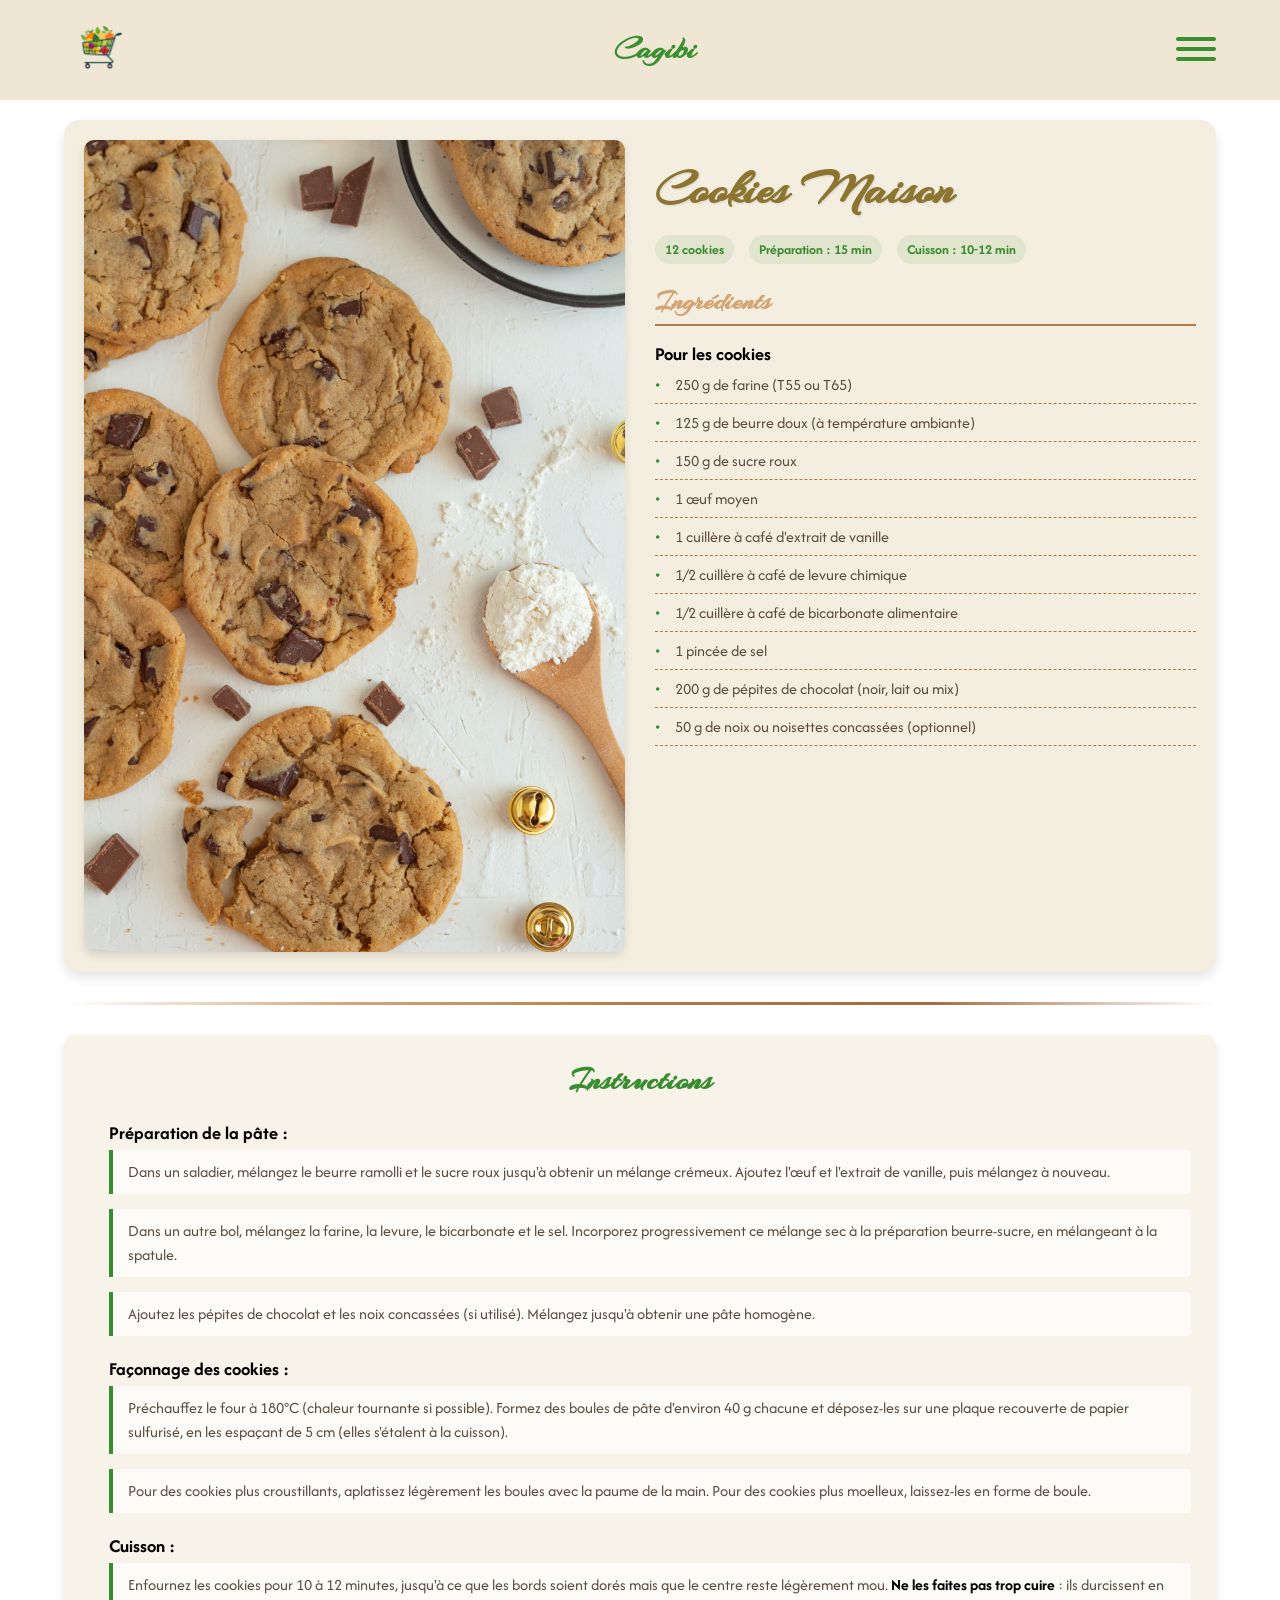
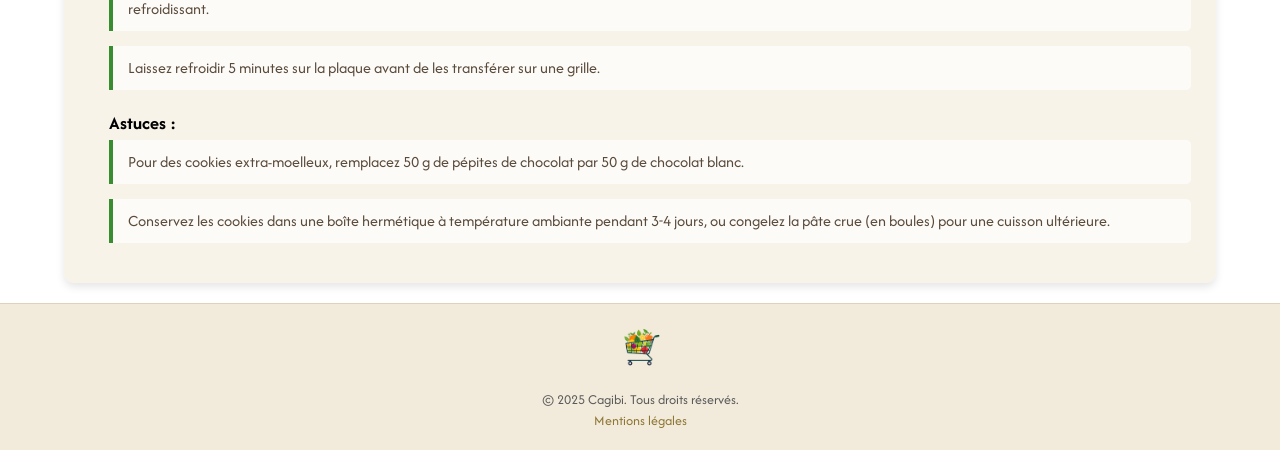
<file: docs/recipe-cookies.html>
<!DOCTYPE html>
<html lang="fr">
  <head>
    <meta charset="UTF-8" />
    <meta name="viewport" content="width=device-width, initial-scale=1.0" />
    <title>Cookies Maison - Cagibi</title>
    <link rel="stylesheet" href="css/communs.css" />
    <link rel="stylesheet" href="css/header.css" />
    <link rel="stylesheet" href="css/recipe-model.css" />
    <link rel="stylesheet" href="css/footer.css" />
  </head>
  <body>
    <header class="header">
      <div class="header__container">
        <div class="header__logo">
          <a href="index.html" class="header__logo-link">
            <img src="images/logo.png" alt="logo" class="header__logo-image" />
          </a>
        </div>
        <div class="header__title">
          <a href="index.html" class="header__title-link">Cagibi</a>
        </div>
        <button class="header__burger" id="burger">
          <span class="header__burger-line"></span>
          <span class="header__burger-line"></span>
          <span class="header__burger-line"></span>
        </button>
      </div>
      <nav class="header__nav" id="nav">
        <button class="header__close" id="close">&times;</button>
        <ul class="header__nav-list">
          <li class="header__nav-item">
            <a href="index.html" class="header__nav-link">Accueil</a>
          </li>
          <li class="header__nav-item">
            <a href="recettes.html" class="header__nav-link">Recettes</a>
          </li>
          <li class="header__nav-item">
            <a href="" class="header__nav-link">Conseils nutritionnels</a>
          </li>
        </ul>
      </nav>
    </header>
    <main class="recipe-page">
      <section class="recipe-hero">
        <div class="recipe-hero__image">
          <img
            src="images/cookies-maison.jpg"
            alt="Cookies maison dorés et croustillants"
            class="recipe-hero__img"
          />
        </div>
        <div class="recipe-hero__details">
          <h1 class="recipe-hero__title">Cookies Maison</h1>
          <div class="recipe-hero__meta">
            <span class="recipe-hero__portions">12 cookies</span>
            <span class="recipe-hero__time">Préparation : 15 min</span>
            <span class="recipe-hero__time">Cuisson : 10-12 min</span>
          </div>
          <div class="recipe-hero__ingredients">
            <h2>Ingrédients</h2>
            <ul class="recipe-hero__ingredients-list">
              <h3>Pour les cookies</h3>
              <li>250 g de farine (T55 ou T65)</li>
              <li>125 g de beurre doux (à température ambiante)</li>
              <li>150 g de sucre roux</li>
              <li>1 œuf moyen</li>
              <li>1 cuillère à café d'extrait de vanille</li>
              <li>1/2 cuillère à café de levure chimique</li>
              <li>1/2 cuillère à café de bicarbonate alimentaire</li>
              <li>1 pincée de sel</li>
              <li>200 g de pépites de chocolat (noir, lait ou mix)</li>
              <li>50 g de noix ou noisettes concassées (optionnel)</li>
            </ul>
          </div>
        </div>
      </section>
      <div class="recipe-separator"></div>
      <section class="recipe-instructions">
        <h2>Instructions</h2>
        <ol class="recipe-instructions__list">
          <h3>Préparation de la pâte :</h3>
          <li>
            Dans un saladier, mélangez le beurre ramolli et le sucre roux
            jusqu'à obtenir un mélange crémeux. Ajoutez l'œuf et l'extrait de
            vanille, puis mélangez à nouveau.
          </li>
          <li>
            Dans un autre bol, mélangez la farine, la levure, le bicarbonate et
            le sel. Incorporez progressivement ce mélange sec à la préparation
            beurre-sucre, en mélangeant à la spatule.
          </li>
          <li>
            Ajoutez les pépites de chocolat et les noix concassées (si utilisé).
            Mélangez jusqu'à obtenir une pâte homogène.
          </li>
          <h3>Façonnage des cookies :</h3>
          <li>
            Préchauffez le four à 180°C (chaleur tournante si possible). Formez
            des boules de pâte d'environ 40 g chacune et déposez-les sur une
            plaque recouverte de papier sulfurisé, en les espaçant de 5 cm
            (elles s'étalent à la cuisson).
          </li>
          <li>
            Pour des cookies plus croustillants, aplatissez légèrement les
            boules avec la paume de la main. Pour des cookies plus moelleux,
            laissez-les en forme de boule.
          </li>
          <h3>Cuisson :</h3>
          <li>
            Enfournez les cookies pour 10 à 12 minutes, jusqu'à ce que les bords
            soient dorés mais que le centre reste légèrement mou.
            <strong>Ne les faites pas trop cuire</strong> : ils durcissent en
            refroidissant.
          </li>
          <li>
            Laissez refroidir 5 minutes sur la plaque avant de les transférer
            sur une grille.
          </li>
          <h3>Astuces :</h3>
          <li>
            Pour des cookies extra-moelleux, remplacez 50 g de pépites de
            chocolat par 50 g de chocolat blanc.
          </li>
          <li>
            Conservez les cookies dans une boîte hermétique à température
            ambiante pendant 3-4 jours, ou congelez la pâte crue (en boules)
            pour une cuisson ultérieure.
          </li>
        </ol>
      </section>
    </main>
    <footer class="footer">
      <div class="footer__container">
        <div class="footer__logo">
          <img
            src="images/logo.png"
            alt="Logo Cagibi"
            class="footer__logo-image"
          />
        </div>
        <div class="footer__content">
          <p class="footer__text">© 2025 Cagibi. Tous droits réservés.</p>
          <a href="#" class="footer__link">Mentions légales</a>
        </div>
      </div>
    </footer>
    <script src="js/burgerMenu.js"></script>
  </body>
</html>
</file>
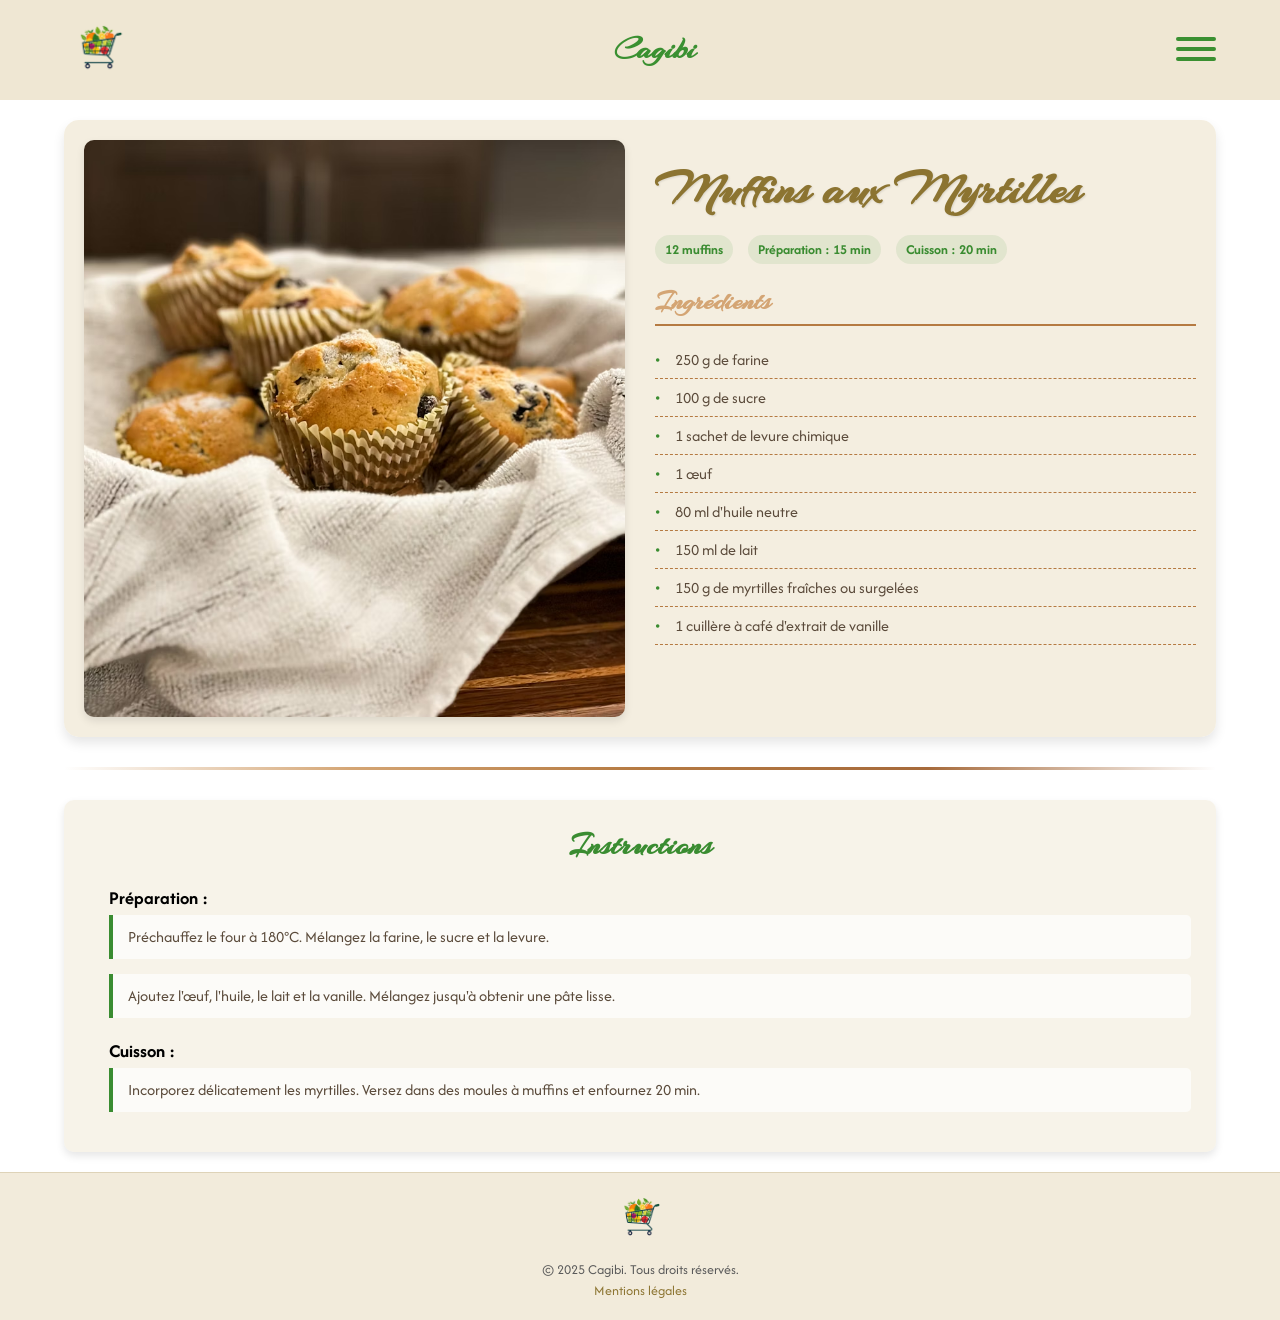
<file: docs/recipe-muffins-myrtilles.html>
<!DOCTYPE html>
<html lang="fr">
  <head>
    <meta charset="UTF-8" />
    <meta name="viewport" content="width=device-width, initial-scale=1.0" />
    <title>Muffins aux Myrtilles - Cagibi</title>
    <link rel="stylesheet" href="css/communs.css" />
    <link rel="stylesheet" href="css/header.css" />
    <link rel="stylesheet" href="css/recipe-model.css" />
    <link rel="stylesheet" href="css/footer.css" />
  </head>
  <body>
    <header class="header">
      <div class="header__container">
        <div class="header__logo">
          <a href="index.html" class="header__logo-link">
            <img src="images/logo.png" alt="logo" class="header__logo-image" />
          </a>
        </div>
        <div class="header__title">
          <a href="index.html" class="header__title-link">Cagibi</a>
        </div>

        <button class="header__burger" id="burger">
          <span class="header__burger-line"></span>
          <span class="header__burger-line"></span>
          <span class="header__burger-line"></span>
        </button>
      </div>

      <nav class="header__nav" id="nav">
        <button class="header__close" id="close">&times;</button>
        <ul class="header__nav-list">
          <li class="header__nav-item">
            <a href="index.html" class="header__nav-link">Accueil</a>
          </li>
          <li class="header__nav-item">
            <a href="recettes.html" class="header__nav-link">Recettes</a>
          </li>
          <li class="header__nav-item">
            <a href="nutrition.html" class="header__nav-link"
              >Conseils nutritionnels</a
            >
          </li>
        </ul>
      </nav>
    </header>
    <main class="recipe-page">
      <section class="recipe-hero">
        <div class="recipe-hero__image">
          <img
            src="images/muffins-myrtilles.avif"
            alt="Muffins moelleux aux myrtilles"
            class="recipe-hero__img"
          />
        </div>
        <div class="recipe-hero__details">
          <h1 class="recipe-hero__title">Muffins aux Myrtilles</h1>
          <div class="recipe-hero__meta">
            <span class="recipe-hero__portions">12 muffins</span>
            <span class="recipe-hero__time">Préparation : 15 min</span>
            <span class="recipe-hero__time">Cuisson : 20 min</span>
          </div>
          <div class="recipe-hero__ingredients">
            <h2>Ingrédients</h2>
            <ul class="recipe-hero__ingredients-list">
              <li>250 g de farine</li>
              <li>100 g de sucre</li>
              <li>1 sachet de levure chimique</li>
              <li>1 œuf</li>
              <li>80 ml d'huile neutre</li>
              <li>150 ml de lait</li>
              <li>150 g de myrtilles fraîches ou surgelées</li>
              <li>1 cuillère à café d'extrait de vanille</li>
            </ul>
          </div>
        </div>
      </section>
      <div class="recipe-separator"></div>
      <section class="recipe-instructions">
        <h2>Instructions</h2>
        <ol class="recipe-instructions__list">
          <h3>Préparation :</h3>
          <li>
            Préchauffez le four à 180°C. Mélangez la farine, le sucre et la
            levure.
          </li>
          <li>
            Ajoutez l'œuf, l'huile, le lait et la vanille. Mélangez jusqu'à
            obtenir une pâte lisse.
          </li>
          <h3>Cuisson :</h3>
          <li>
            Incorporez délicatement les myrtilles. Versez dans des moules à
            muffins et enfournez 20 min.
          </li>
        </ol>
      </section>
    </main>
    <footer class="footer">
      <div class="footer__container">
        <div class="footer__logo">
          <img
            src="images/logo.png"
            alt="Logo Cagibi"
            class="footer__logo-image"
          />
        </div>
        <div class="footer__content">
          <p class="footer__text">© 2025 Cagibi. Tous droits réservés.</p>
          <a href="#" class="footer__link">Mentions légales</a>
        </div>
      </div>
    </footer>
    <script src="js/burgerMenu.js"></script>
  </body>
</html>
</file>
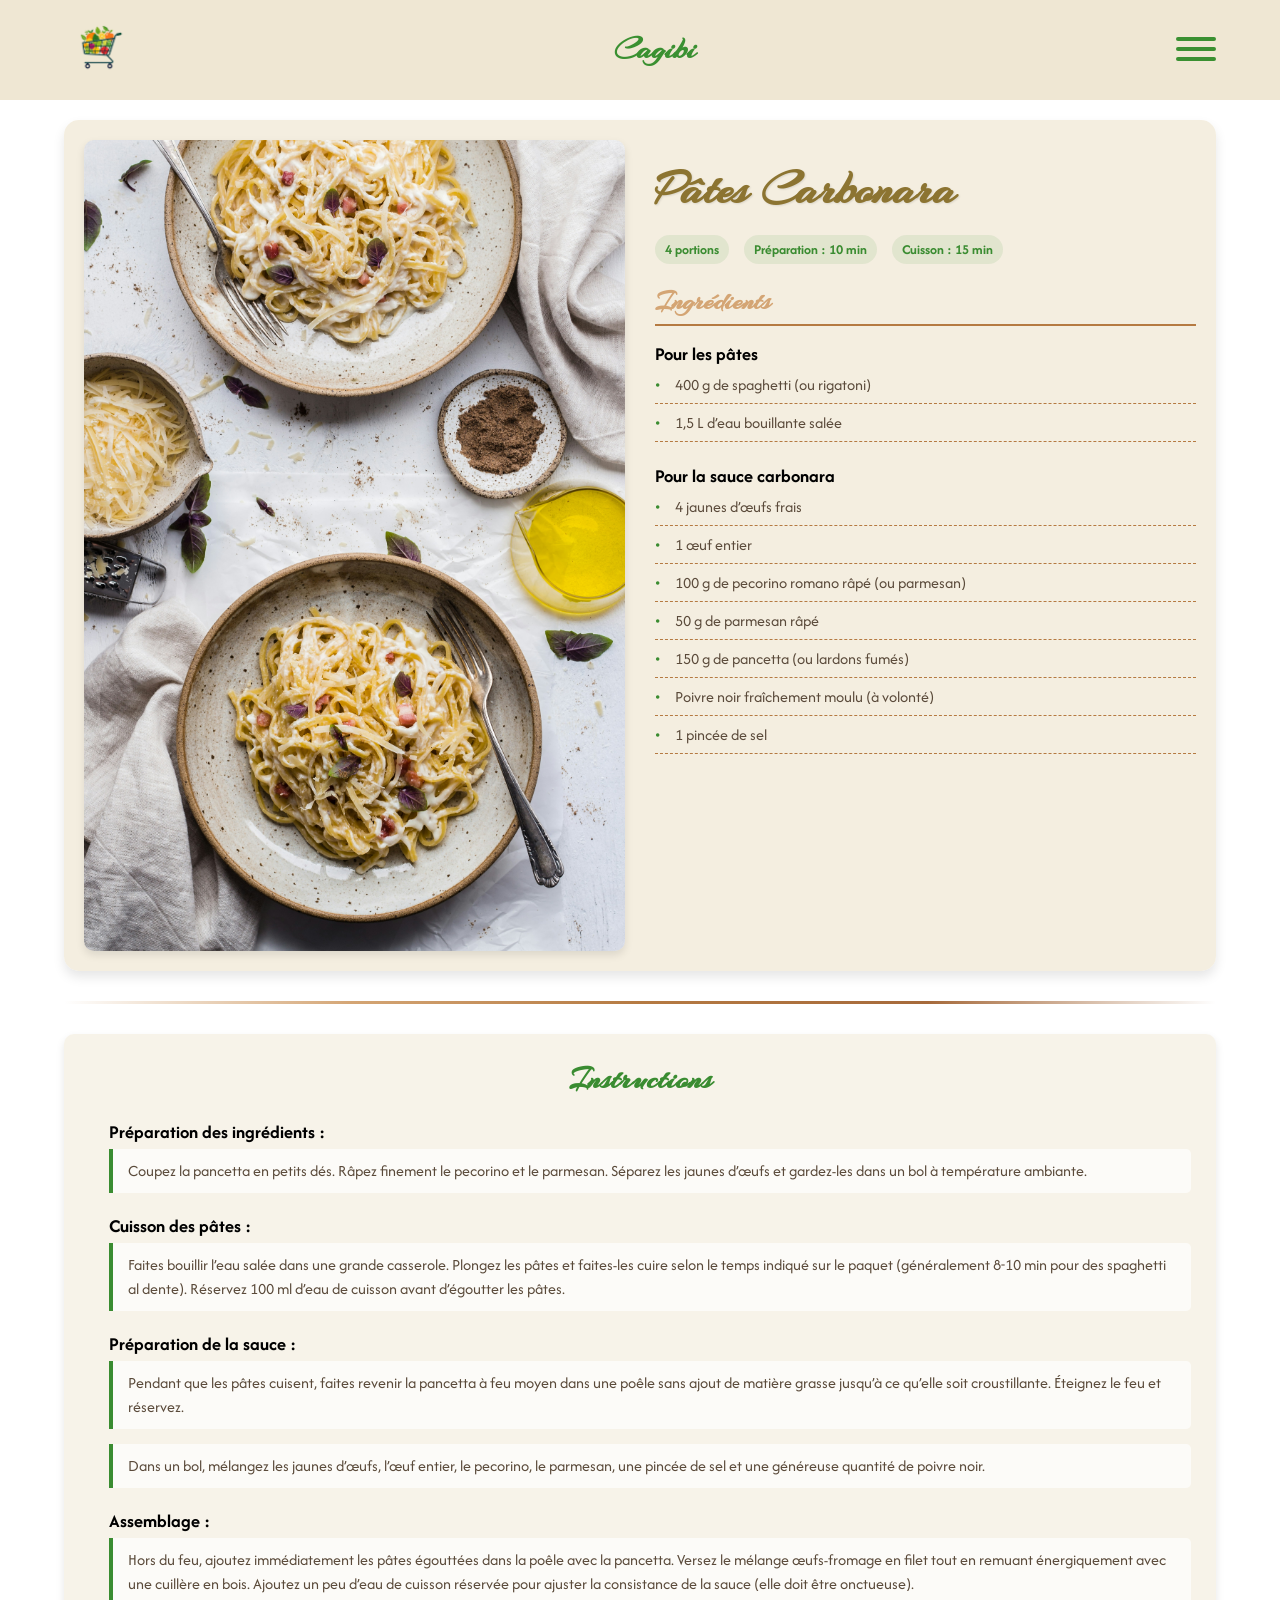
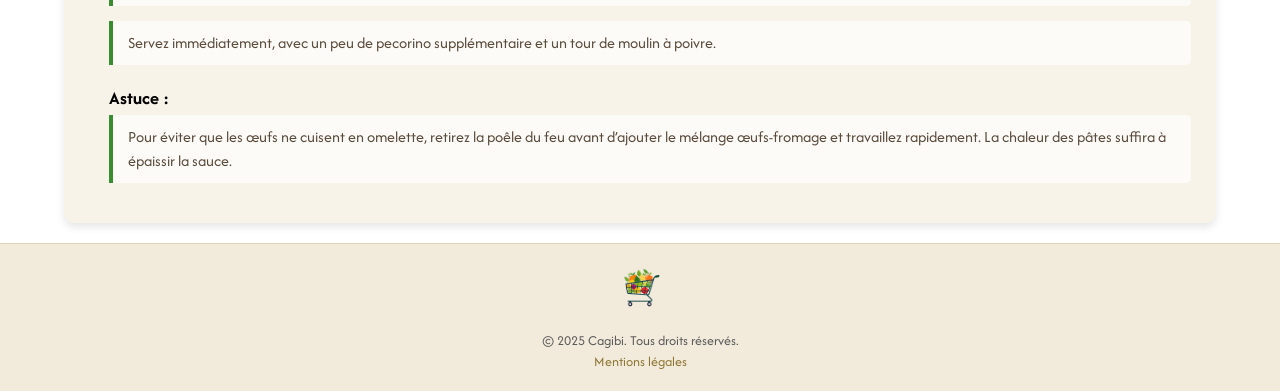
<file: docs/recipe-pate-carbo.html>
<!DOCTYPE html>
<html lang="fr">
  <head>
    <meta charset="UTF-8" />
    <meta name="viewport" content="width=device-width, initial-scale=1.0" />
    <title>Pâtes Carbonara - Cagibi</title>
    <link rel="stylesheet" href="css/communs.css" />
    <link rel="stylesheet" href="css/header.css" />
    <link rel="stylesheet" href="css/recipe-model.css" />
    <link rel="stylesheet" href="css/footer.css" />
  </head>
  <body>
    <header class="header">
      <div class="header__container">
        <div class="header__logo">
          <a href="index.html" class="header__logo-link">
            <img src="images/logo.png" alt="logo" class="header__logo-image" />
          </a>
        </div>
        <div class="header__title">
          <a href="index.html" class="header__title-link">Cagibi</a>
        </div>
        <button class="header__burger" id="burger">
          <span class="header__burger-line"></span>
          <span class="header__burger-line"></span>
          <span class="header__burger-line"></span>
        </button>
      </div>
      <nav class="header__nav" id="nav">
        <button class="header__close" id="close">&times;</button>
        <ul class="header__nav-list">
          <li class="header__nav-item">
            <a href="index.html" class="header__nav-link">Accueil</a>
          </li>
          <li class="header__nav-item">
            <a href="recettes.html" class="header__nav-link">Recettes</a>
          </li>
          <li class="header__nav-item">
            <a href="" class="header__nav-link">Conseils nutritionnels</a>
          </li>
        </ul>
      </nav>
    </header>
    <main class="recipe-page">
      <section class="recipe-hero">
        <div class="recipe-hero__image">
          <img
            src="images/pate-carbo.jpg"
            alt="Pâtes Carbonara crémeuses"
            class="recipe-hero__img"
          />
        </div>
        <div class="recipe-hero__details">
          <h1 class="recipe-hero__title">Pâtes Carbonara</h1>
          <div class="recipe-hero__meta">
            <span class="recipe-hero__portions">4 portions</span>
            <span class="recipe-hero__time">Préparation : 10 min</span>
            <span class="recipe-hero__time">Cuisson : 15 min</span>
          </div>
          <div class="recipe-hero__ingredients">
            <h2>Ingrédients</h2>
            <ul class="recipe-hero__ingredients-list">
              <h3>Pour les pâtes</h3>
              <li>400 g de spaghetti (ou rigatoni)</li>
              <li>1,5 L d’eau bouillante salée</li>
              <br />
              <h3>Pour la sauce carbonara</h3>
              <li>4 jaunes d’œufs frais</li>
              <li>1 œuf entier</li>
              <li>100 g de pecorino romano râpé (ou parmesan)</li>
              <li>50 g de parmesan râpé</li>
              <li>150 g de pancetta (ou lardons fumés)</li>
              <li>Poivre noir fraîchement moulu (à volonté)</li>
              <li>1 pincée de sel</li>
            </ul>
          </div>
        </div>
      </section>
      <div class="recipe-separator"></div>
      <section class="recipe-instructions">
        <h2>Instructions</h2>
        <ol class="recipe-instructions__list">
          <h3>Préparation des ingrédients :</h3>
          <li>
            Coupez la pancetta en petits dés. Râpez finement le pecorino et le
            parmesan. Séparez les jaunes d’œufs et gardez-les dans un bol à
            température ambiante.
          </li>
          <h3>Cuisson des pâtes :</h3>
          <li>
            Faites bouillir l’eau salée dans une grande casserole. Plongez les
            pâtes et faites-les cuire selon le temps indiqué sur le paquet
            (généralement 8-10 min pour des spaghetti al dente). Réservez 100 ml
            d’eau de cuisson avant d’égoutter les pâtes.
          </li>
          <h3>Préparation de la sauce :</h3>
          <li>
            Pendant que les pâtes cuisent, faites revenir la pancetta à feu
            moyen dans une poêle sans ajout de matière grasse jusqu’à ce qu’elle
            soit croustillante. Éteignez le feu et réservez.
          </li>
          <li>
            Dans un bol, mélangez les jaunes d’œufs, l’œuf entier, le pecorino,
            le parmesan, une pincée de sel et une généreuse quantité de poivre
            noir.
          </li>
          <h3>Assemblage :</h3>
          <li>
            Hors du feu, ajoutez immédiatement les pâtes égouttées dans la poêle
            avec la pancetta. Versez le mélange œufs-fromage en filet tout en
            remuant énergiquement avec une cuillère en bois. Ajoutez un peu
            d’eau de cuisson réservée pour ajuster la consistance de la sauce
            (elle doit être onctueuse).
          </li>
          <li>
            Servez immédiatement, avec un peu de pecorino supplémentaire et un
            tour de moulin à poivre.
          </li>
          <h3>Astuce :</h3>
          <li>
            Pour éviter que les œufs ne cuisent en omelette, retirez la poêle du
            feu avant d’ajouter le mélange œufs-fromage et travaillez
            rapidement. La chaleur des pâtes suffira à épaissir la sauce.
          </li>
        </ol>
      </section>
    </main>
    <footer class="footer">
      <div class="footer__container">
        <div class="footer__logo">
          <img
            src="images/logo.png"
            alt="Logo Cagibi"
            class="footer__logo-image"
          />
        </div>
        <div class="footer__content">
          <p class="footer__text">© 2025 Cagibi. Tous droits réservés.</p>
          <a href="#" class="footer__link">Mentions légales</a>
        </div>
      </div>
    </footer>
    <script src="js/burgerMenu.js"></script>
  </body>
</html>
</file>
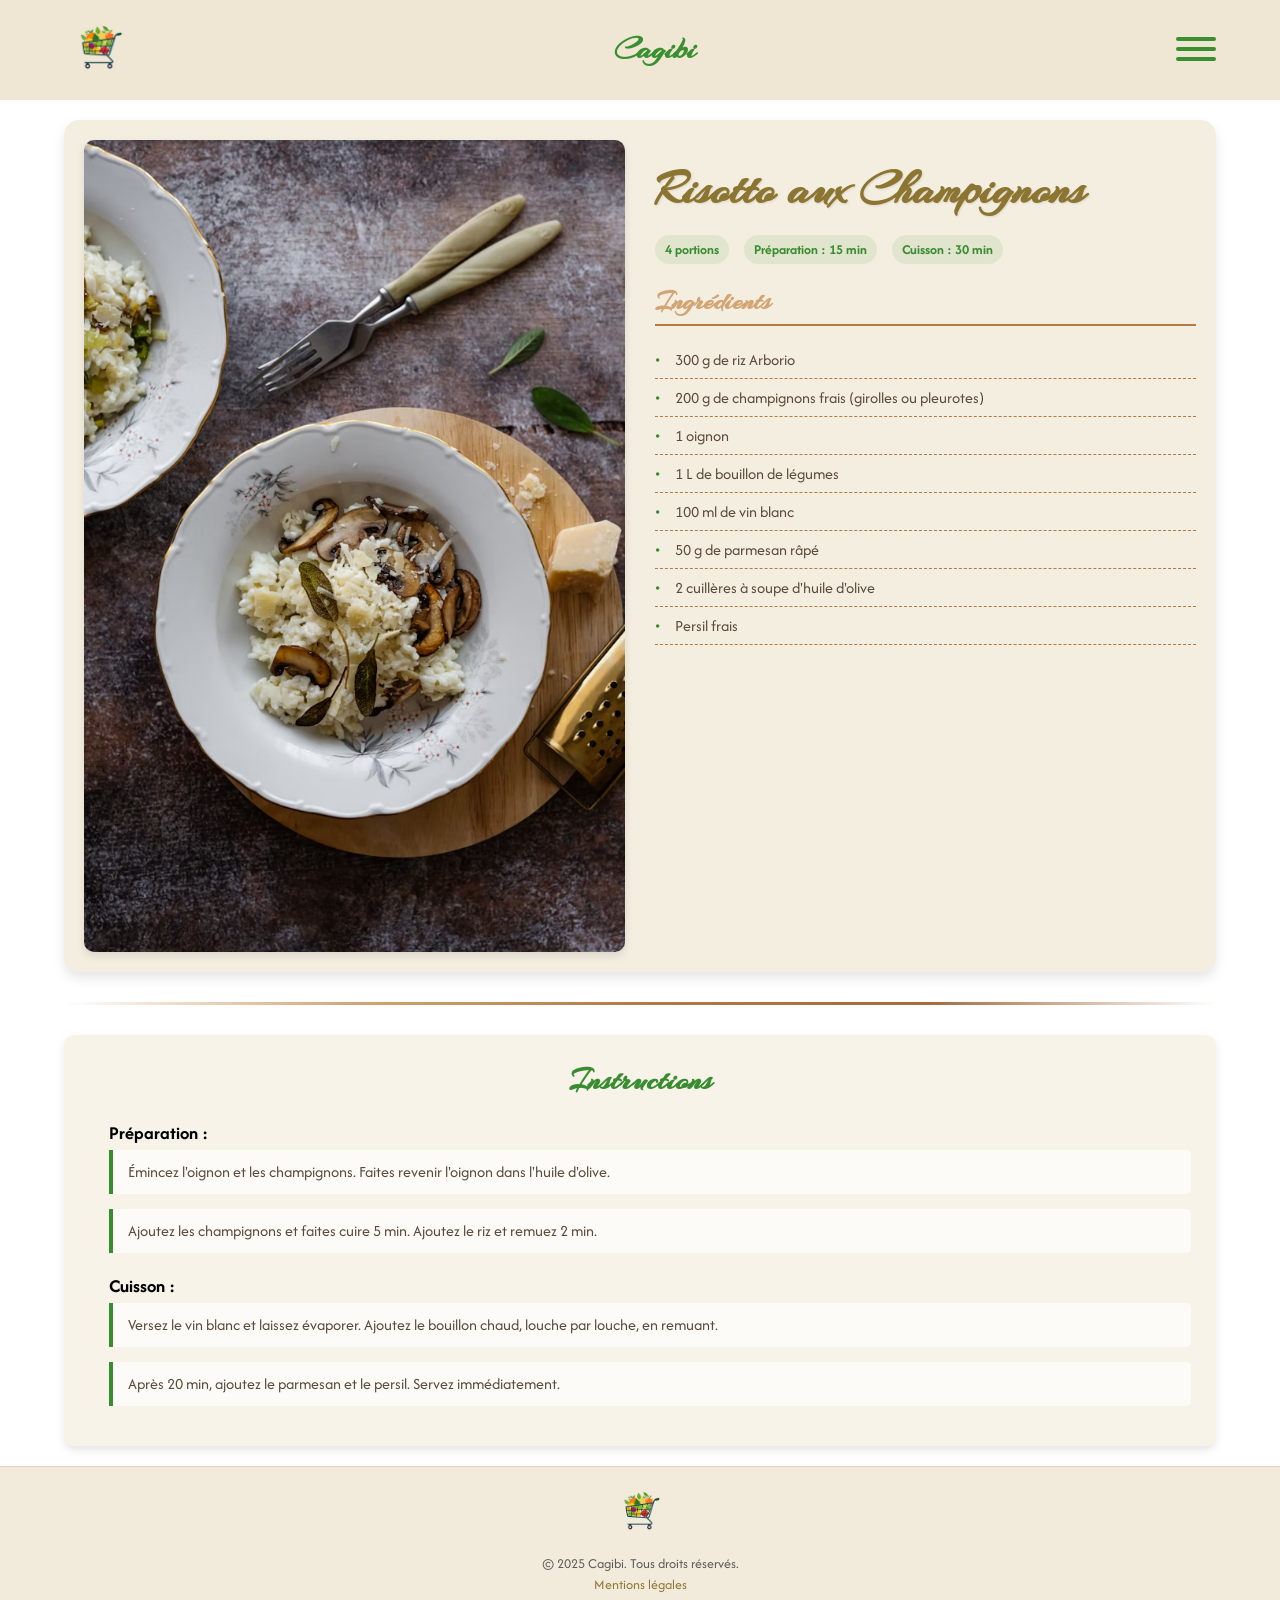
<file: docs/recipe-risotto-aux-champignons.html>
<!DOCTYPE html>
<html lang="fr">
  <head>
    <meta charset="UTF-8" />
    <meta name="viewport" content="width=device-width, initial-scale=1.0" />
    <title>Risotto aux Champignons - Cagibi</title>
    <link rel="stylesheet" href="css/communs.css" />
    <link rel="stylesheet" href="css/header.css" />
    <link rel="stylesheet" href="css/recipe-model.css" />
    <link rel="stylesheet" href="css/footer.css" />
  </head>
  <body>
    <header class="header">
      <div class="header__container">
        <div class="header__logo">
          <a href="index.html" class="header__logo-link">
            <img src="images/logo.png" alt="logo" class="header__logo-image" />
          </a>
        </div>
        <div class="header__title">
          <a href="index.html" class="header__title-link">Cagibi</a>
        </div>

        <button class="header__burger" id="burger">
          <span class="header__burger-line"></span>
          <span class="header__burger-line"></span>
          <span class="header__burger-line"></span>
        </button>
      </div>

      <nav class="header__nav" id="nav">
        <button class="header__close" id="close">&times;</button>
        <ul class="header__nav-list">
          <li class="header__nav-item">
            <a href="index.html" class="header__nav-link">Accueil</a>
          </li>
          <li class="header__nav-item">
            <a href="recettes.html" class="header__nav-link">Recettes</a>
          </li>
          <li class="header__nav-item">
            <a href="nutrition.html" class="header__nav-link"
              >Conseils nutritionnels</a
            >
          </li>
        </ul>
      </nav>
    </header>
    <main class="recipe-page">
      <section class="recipe-hero">
        <div class="recipe-hero__image">
          <img
            src="images/risotto-aux-champignons.avif"
            alt="Risotto crémeux aux champignons"
            class="recipe-hero__img"
          />
        </div>
        <div class="recipe-hero__details">
          <h1 class="recipe-hero__title">Risotto aux Champignons</h1>
          <div class="recipe-hero__meta">
            <span class="recipe-hero__portions">4 portions</span>
            <span class="recipe-hero__time">Préparation : 15 min</span>
            <span class="recipe-hero__time">Cuisson : 30 min</span>
          </div>
          <div class="recipe-hero__ingredients">
            <h2>Ingrédients</h2>
            <ul class="recipe-hero__ingredients-list">
              <li>300 g de riz Arborio</li>
              <li>200 g de champignons frais (girolles ou pleurotes)</li>
              <li>1 oignon</li>
              <li>1 L de bouillon de légumes</li>
              <li>100 ml de vin blanc</li>
              <li>50 g de parmesan râpé</li>
              <li>2 cuillères à soupe d'huile d'olive</li>
              <li>Persil frais</li>
            </ul>
          </div>
        </div>
      </section>
      <div class="recipe-separator"></div>
      <section class="recipe-instructions">
        <h2>Instructions</h2>
        <ol class="recipe-instructions__list">
          <h3>Préparation :</h3>
          <li>
            Émincez l'oignon et les champignons. Faites revenir l'oignon dans
            l'huile d'olive.
          </li>
          <li>
            Ajoutez les champignons et faites cuire 5 min. Ajoutez le riz et
            remuez 2 min.
          </li>
          <h3>Cuisson :</h3>
          <li>
            Versez le vin blanc et laissez évaporer. Ajoutez le bouillon chaud,
            louche par louche, en remuant.
          </li>
          <li>
            Après 20 min, ajoutez le parmesan et le persil. Servez
            immédiatement.
          </li>
        </ol>
      </section>
    </main>
    <footer class="footer">
      <div class="footer__container">
        <div class="footer__logo">
          <img
            src="images/logo.png"
            alt="Logo Cagibi"
            class="footer__logo-image"
          />
        </div>
        <div class="footer__content">
          <p class="footer__text">© 2025 Cagibi. Tous droits réservés.</p>
          <a href="#" class="footer__link">Mentions légales</a>
        </div>
      </div>
    </footer>
    <script src="js/burgerMenu.js"></script>
  </body>
</html>
</file>
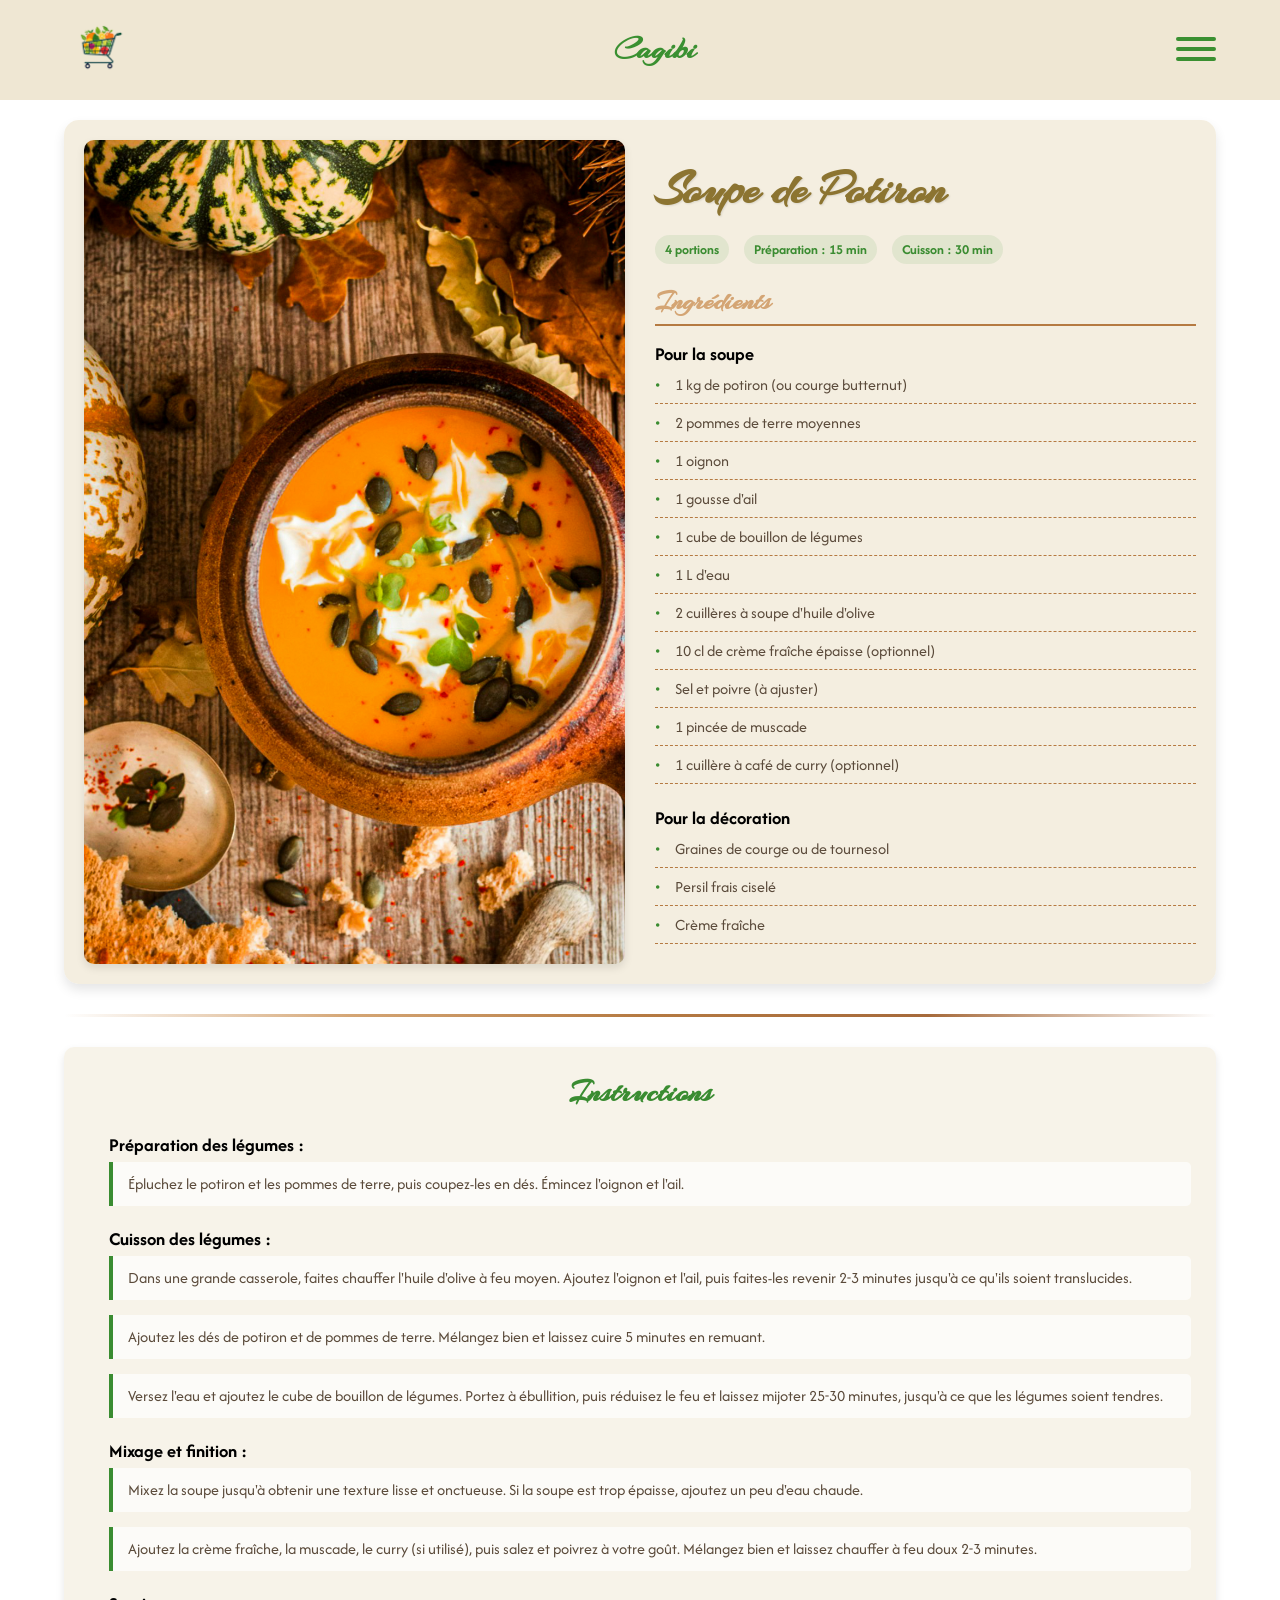
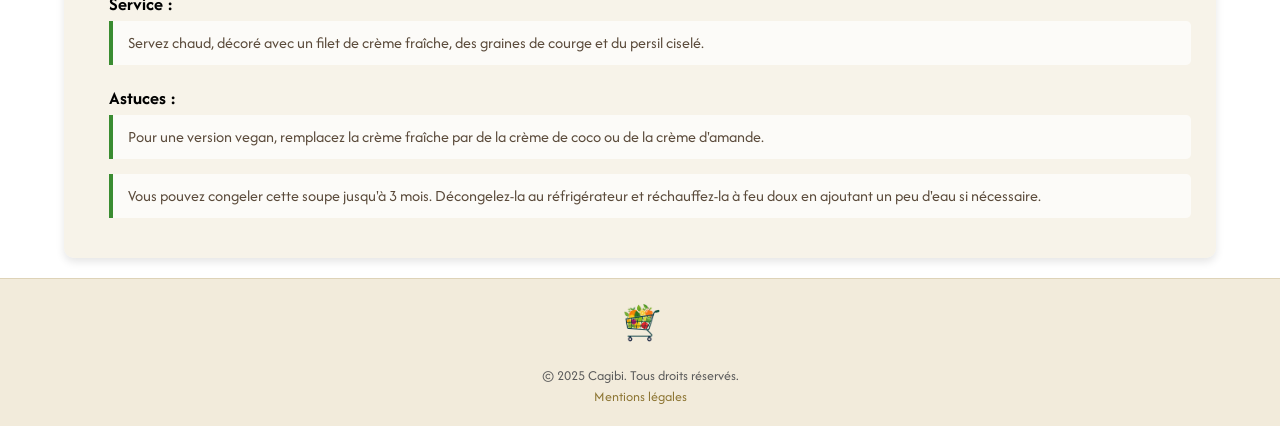
<file: docs/recipe-soupe-de-potiron.html>
<!DOCTYPE html>
<html lang="fr">
  <head>
    <meta charset="UTF-8" />
    <meta name="viewport" content="width=device-width, initial-scale=1.0" />
    <title>Soupe de Potiron - Cagibi</title>
    <link rel="stylesheet" href="css/communs.css" />
    <link rel="stylesheet" href="css/header.css" />
    <link rel="stylesheet" href="css/recipe-model.css" />
    <link rel="stylesheet" href="css/footer.css" />
  </head>
  <body>
    <header class="header">
      <div class="header__container">
        <div class="header__logo">
          <a href="index.html" class="header__logo-link">
            <img src="images/logo.png" alt="logo" class="header__logo-image" />
          </a>
        </div>
        <div class="header__title">
          <a href="index.html" class="header__title-link">Cagibi</a>
        </div>
        <button class="header__burger" id="burger">
          <span class="header__burger-line"></span>
          <span class="header__burger-line"></span>
          <span class="header__burger-line"></span>
        </button>
      </div>
      <nav class="header__nav" id="nav">
        <button class="header__close" id="close">&times;</button>
        <ul class="header__nav-list">
          <li class="header__nav-item">
            <a href="index.html" class="header__nav-link">Accueil</a>
          </li>
          <li class="header__nav-item">
            <a href="recettes.html" class="header__nav-link">Recettes</a>
          </li>
          <li class="header__nav-item">
            <a href="" class="header__nav-link">Conseils nutritionnels</a>
          </li>
        </ul>
      </nav>
    </header>
    <main class="recipe-page">
      <section class="recipe-hero">
        <div class="recipe-hero__image">
          <img
            src="images/soupe-potiron.jpg"
            alt="Soupe de potiron onctueuse et réconfortante"
            class="recipe-hero__img"
          />
        </div>
        <div class="recipe-hero__details">
          <h1 class="recipe-hero__title">Soupe de Potiron</h1>
          <div class="recipe-hero__meta">
            <span class="recipe-hero__portions">4 portions</span>
            <span class="recipe-hero__time">Préparation : 15 min</span>
            <span class="recipe-hero__time">Cuisson : 30 min</span>
          </div>
          <div class="recipe-hero__ingredients">
            <h2>Ingrédients</h2>
            <ul class="recipe-hero__ingredients-list">
              <h3>Pour la soupe</h3>
              <li>1 kg de potiron (ou courge butternut)</li>
              <li>2 pommes de terre moyennes</li>
              <li>1 oignon</li>
              <li>1 gousse d'ail</li>
              <li>1 cube de bouillon de légumes</li>
              <li>1 L d'eau</li>
              <li>2 cuillères à soupe d'huile d'olive</li>
              <li>10 cl de crème fraîche épaisse (optionnel)</li>
              <li>Sel et poivre (à ajuster)</li>
              <li>1 pincée de muscade</li>
              <li>1 cuillère à café de curry (optionnel)</li>
              <br />
              <h3>Pour la décoration</h3>
              <li>Graines de courge ou de tournesol</li>
              <li>Persil frais ciselé</li>
              <li>Crème fraîche</li>
            </ul>
          </div>
        </div>
      </section>
      <div class="recipe-separator"></div>
      <section class="recipe-instructions">
        <h2>Instructions</h2>
        <ol class="recipe-instructions__list">
          <h3>Préparation des légumes :</h3>
          <li>
            Épluchez le potiron et les pommes de terre, puis coupez-les en dés.
            Émincez l'oignon et l'ail.
          </li>
          <h3>Cuisson des légumes :</h3>
          <li>
            Dans une grande casserole, faites chauffer l'huile d'olive à feu
            moyen. Ajoutez l'oignon et l'ail, puis faites-les revenir 2-3
            minutes jusqu'à ce qu'ils soient translucides.
          </li>
          <li>
            Ajoutez les dés de potiron et de pommes de terre. Mélangez bien et
            laissez cuire 5 minutes en remuant.
          </li>
          <li>
            Versez l'eau et ajoutez le cube de bouillon de légumes. Portez à
            ébullition, puis réduisez le feu et laissez mijoter 25-30 minutes,
            jusqu'à ce que les légumes soient tendres.
          </li>
          <h3>Mixage et finition :</h3>
          <li>
            Mixez la soupe jusqu'à obtenir une texture lisse et onctueuse. Si la
            soupe est trop épaisse, ajoutez un peu d'eau chaude.
          </li>
          <li>
            Ajoutez la crème fraîche, la muscade, le curry (si utilisé), puis
            salez et poivrez à votre goût. Mélangez bien et laissez chauffer à
            feu doux 2-3 minutes.
          </li>
          <h3>Service :</h3>
          <li>
            Servez chaud, décoré avec un filet de crème fraîche, des graines de
            courge et du persil ciselé.
          </li>
          <h3>Astuces :</h3>
          <li>
            Pour une version vegan, remplacez la crème fraîche par de la crème
            de coco ou de la crème d'amande.
          </li>
          <li>
            Vous pouvez congeler cette soupe jusqu'à 3 mois. Décongelez-la au
            réfrigérateur et réchauffez-la à feu doux en ajoutant un peu d'eau
            si nécessaire.
          </li>
        </ol>
      </section>
    </main>
    <footer class="footer">
      <div class="footer__container">
        <div class="footer__logo">
          <img
            src="images/logo.png"
            alt="Logo Cagibi"
            class="footer__logo-image"
          />
        </div>
        <div class="footer__content">
          <p class="footer__text">© 2025 Cagibi. Tous droits réservés.</p>
          <a href="#" class="footer__link">Mentions légales</a>
        </div>
      </div>
    </footer>
    <script src="js/burgerMenu.js"></script>
  </body>
</html>
</file>
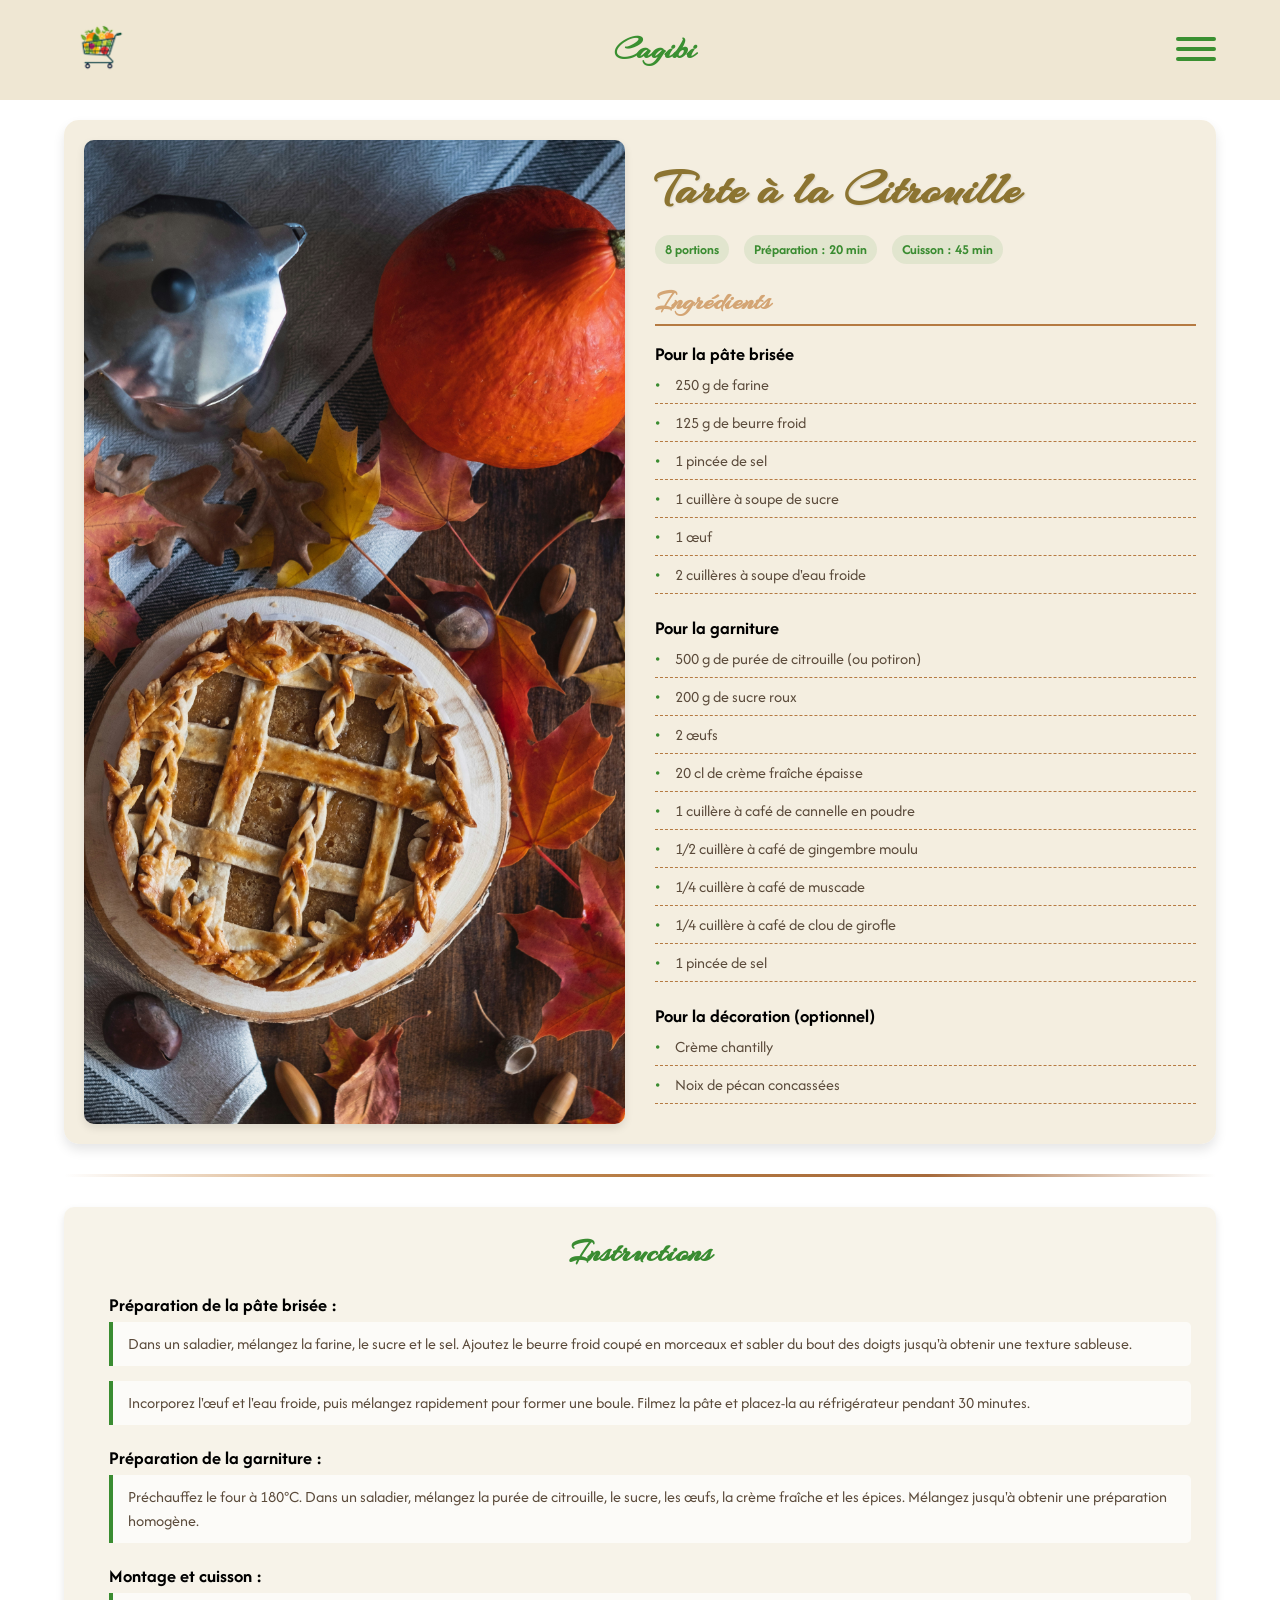
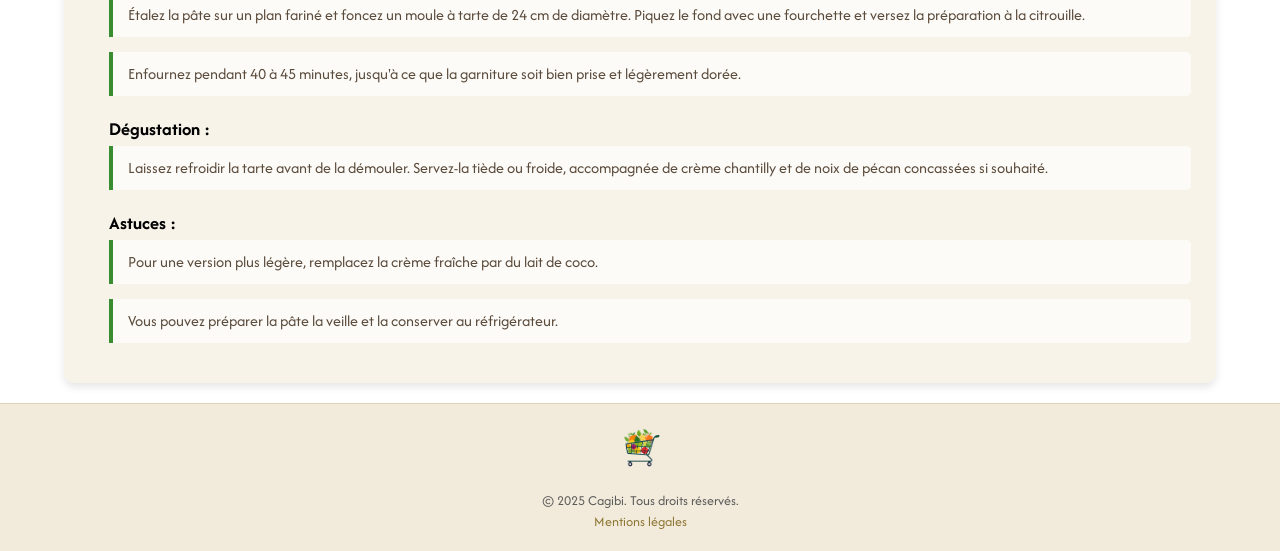
<file: docs/recipe-tarte-a-la-citrouille.html>
<!DOCTYPE html>
<html lang="fr">
  <head>
    <meta charset="UTF-8" />
    <meta name="viewport" content="width=device-width, initial-scale=1.0" />
    <title>Tarte à la Citrouille - Cagibi</title>
    <link rel="stylesheet" href="css/communs.css" />
    <link rel="stylesheet" href="css/header.css" />
    <link rel="stylesheet" href="css/recipe-model.css" />
    <link rel="stylesheet" href="css/footer.css" />
  </head>
  <body>
    <header class="header">
      <div class="header__container">
        <div class="header__logo">
          <a href="index.html" class="header__logo-link">
            <img src="images/logo.png" alt="logo" class="header__logo-image" />
          </a>
        </div>
        <div class="header__title">
          <a href="index.html" class="header__title-link">Cagibi</a>
        </div>
        <button class="header__burger" id="burger">
          <span class="header__burger-line"></span>
          <span class="header__burger-line"></span>
          <span class="header__burger-line"></span>
        </button>
      </div>
      <nav class="header__nav" id="nav">
        <button class="header__close" id="close">&times;</button>
        <ul class="header__nav-list">
          <li class="header__nav-item">
            <a href="index.html" class="header__nav-link">Accueil</a>
          </li>
          <li class="header__nav-item">
            <a href="recettes.html" class="header__nav-link">Recettes</a>
          </li>
          <li class="header__nav-item">
            <a href="" class="header__nav-link">Conseils nutritionnels</a>
          </li>
        </ul>
      </nav>
    </header>
    <main class="recipe-page">
      <section class="recipe-hero">
        <div class="recipe-hero__image">
          <img
            src="images/tarte-citrouille.jpg"
            alt="Tarte à la citrouille dorée et parfumée"
            class="recipe-hero__img"
          />
        </div>
        <div class="recipe-hero__details">
          <h1 class="recipe-hero__title">Tarte à la Citrouille</h1>
          <div class="recipe-hero__meta">
            <span class="recipe-hero__portions">8 portions</span>
            <span class="recipe-hero__time">Préparation : 20 min</span>
            <span class="recipe-hero__time">Cuisson : 45 min</span>
          </div>
          <div class="recipe-hero__ingredients">
            <h2>Ingrédients</h2>
            <ul class="recipe-hero__ingredients-list">
              <h3>Pour la pâte brisée</h3>
              <li>250 g de farine</li>
              <li>125 g de beurre froid</li>
              <li>1 pincée de sel</li>
              <li>1 cuillère à soupe de sucre</li>
              <li>1 œuf</li>
              <li>2 cuillères à soupe d'eau froide</li>
              <br />
              <h3>Pour la garniture</h3>
              <li>500 g de purée de citrouille (ou potiron)</li>
              <li>200 g de sucre roux</li>
              <li>2 œufs</li>
              <li>20 cl de crème fraîche épaisse</li>
              <li>1 cuillère à café de cannelle en poudre</li>
              <li>1/2 cuillère à café de gingembre moulu</li>
              <li>1/4 cuillère à café de muscade</li>
              <li>1/4 cuillère à café de clou de girofle</li>
              <li>1 pincée de sel</li>
              <br />
              <h3>Pour la décoration (optionnel)</h3>
              <li>Crème chantilly</li>
              <li>Noix de pécan concassées</li>
            </ul>
          </div>
        </div>
      </section>
      <div class="recipe-separator"></div>
      <section class="recipe-instructions">
        <h2>Instructions</h2>
        <ol class="recipe-instructions__list">
          <h3>Préparation de la pâte brisée :</h3>
          <li>
            Dans un saladier, mélangez la farine, le sucre et le sel. Ajoutez le
            beurre froid coupé en morceaux et sabler du bout des doigts jusqu'à
            obtenir une texture sableuse.
          </li>
          <li>
            Incorporez l'œuf et l'eau froide, puis mélangez rapidement pour
            former une boule. Filmez la pâte et placez-la au réfrigérateur
            pendant 30 minutes.
          </li>
          <h3>Préparation de la garniture :</h3>
          <li>
            Préchauffez le four à 180°C. Dans un saladier, mélangez la purée de
            citrouille, le sucre, les œufs, la crème fraîche et les épices.
            Mélangez jusqu'à obtenir une préparation homogène.
          </li>
          <h3>Montage et cuisson :</h3>
          <li>
            Étalez la pâte sur un plan fariné et foncez un moule à tarte de 24
            cm de diamètre. Piquez le fond avec une fourchette et versez la
            préparation à la citrouille.
          </li>
          <li>
            Enfournez pendant 40 à 45 minutes, jusqu'à ce que la garniture soit
            bien prise et légèrement dorée.
          </li>
          <h3>Dégustation :</h3>
          <li>
            Laissez refroidir la tarte avant de la démouler. Servez-la tiède ou
            froide, accompagnée de crème chantilly et de noix de pécan
            concassées si souhaité.
          </li>
          <h3>Astuces :</h3>
          <li>
            Pour une version plus légère, remplacez la crème fraîche par du lait
            de coco.
          </li>
          <li>
            Vous pouvez préparer la pâte la veille et la conserver au
            réfrigérateur.
          </li>
        </ol>
      </section>
    </main>
    <footer class="footer">
      <div class="footer__container">
        <div class="footer__logo">
          <img
            src="images/logo.png"
            alt="Logo Cagibi"
            class="footer__logo-image"
          />
        </div>
        <div class="footer__content">
          <p class="footer__text">© 2025 Cagibi. Tous droits réservés.</p>
          <a href="#" class="footer__link">Mentions légales</a>
        </div>
      </div>
    </footer>
    <script src="js/burgerMenu.js"></script>
  </body>
</html>
</file>
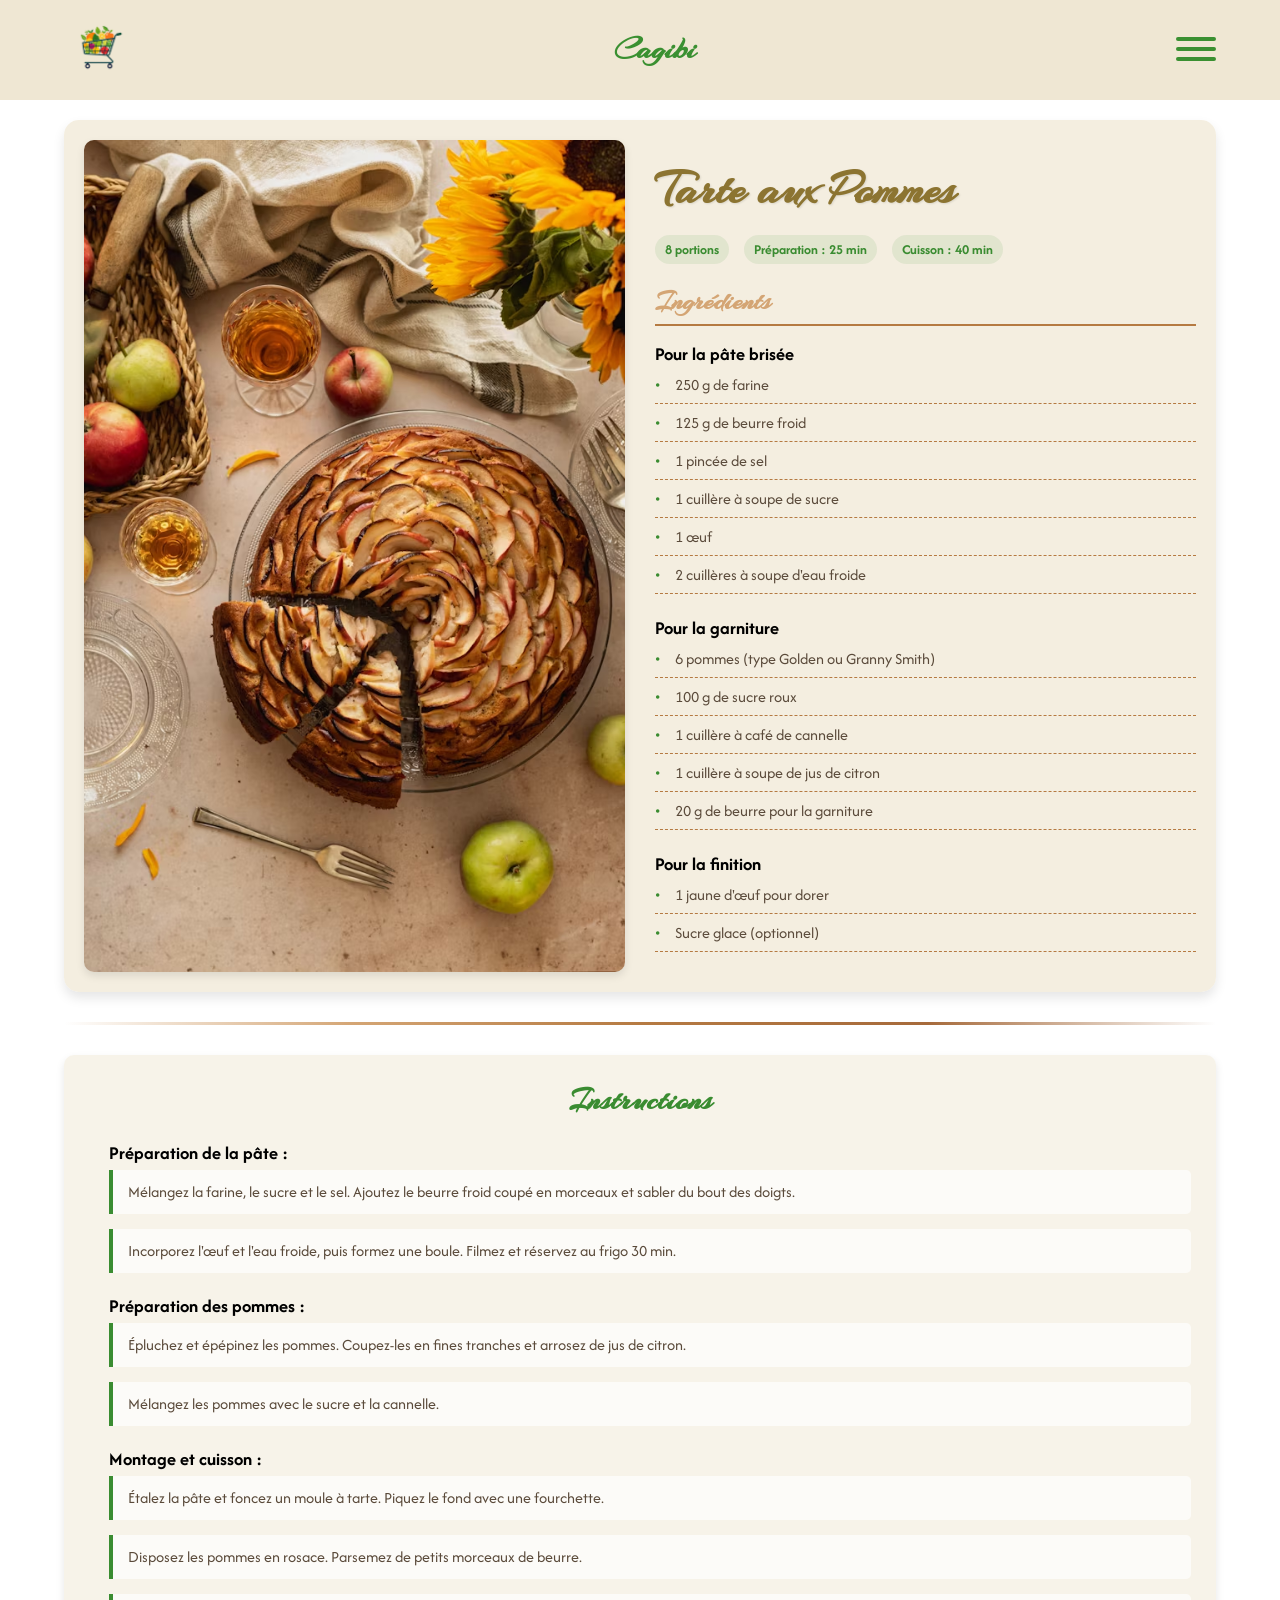
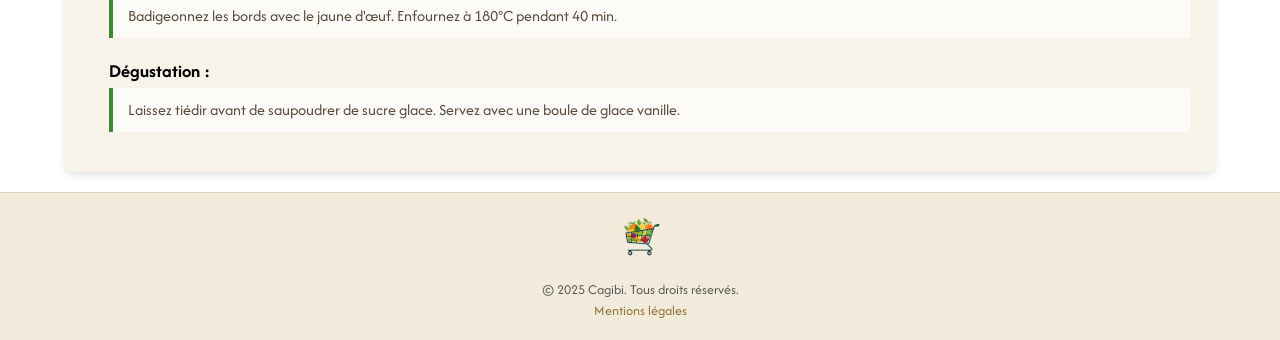
<file: docs/recipe-tarte-aux-pommes.html>
<!DOCTYPE html>
<html lang="fr">
  <head>
    <meta charset="UTF-8" />
    <meta name="viewport" content="width=device-width, initial-scale=1.0" />
    <title>Tarte aux Pommes - Cagibi</title>
    <link rel="stylesheet" href="css/communs.css" />
    <link rel="stylesheet" href="css/header.css" />
    <link rel="stylesheet" href="css/recipe-model.css" />
    <link rel="stylesheet" href="css/footer.css" />
  </head>
  <body>
    <header class="header">
      <div class="header__container">
        <div class="header__logo">
          <a href="index.html" class="header__logo-link">
            <img src="images/logo.png" alt="logo" class="header__logo-image" />
          </a>
        </div>
        <div class="header__title">
          <a href="index.html" class="header__title-link">Cagibi</a>
        </div>

        <button class="header__burger" id="burger">
          <span class="header__burger-line"></span>
          <span class="header__burger-line"></span>
          <span class="header__burger-line"></span>
        </button>
      </div>

      <nav class="header__nav" id="nav">
        <button class="header__close" id="close">&times;</button>
        <ul class="header__nav-list">
          <li class="header__nav-item">
            <a href="index.html" class="header__nav-link">Accueil</a>
          </li>
          <li class="header__nav-item">
            <a href="recettes.html" class="header__nav-link">Recettes</a>
          </li>
          <li class="header__nav-item">
            <a href="nutrition.html" class="header__nav-link"
              >Conseils nutritionnels</a
            >
          </li>
        </ul>
      </nav>
    </header>
    <main class="recipe-page">
      <section class="recipe-hero">
        <div class="recipe-hero__image">
          <img
            src="images/tarte-aux-pommes.avif"
            alt="Tarte aux pommes dorée et croustillante"
            class="recipe-hero__img"
          />
        </div>
        <div class="recipe-hero__details">
          <h1 class="recipe-hero__title">Tarte aux Pommes</h1>
          <div class="recipe-hero__meta">
            <span class="recipe-hero__portions">8 portions</span>
            <span class="recipe-hero__time">Préparation : 25 min</span>
            <span class="recipe-hero__time">Cuisson : 40 min</span>
          </div>
          <div class="recipe-hero__ingredients">
            <h2>Ingrédients</h2>
            <ul class="recipe-hero__ingredients-list">
              <h3>Pour la pâte brisée</h3>
              <li>250 g de farine</li>
              <li>125 g de beurre froid</li>
              <li>1 pincée de sel</li>
              <li>1 cuillère à soupe de sucre</li>
              <li>1 œuf</li>
              <li>2 cuillères à soupe d'eau froide</li>
              <br />
              <h3>Pour la garniture</h3>
              <li>6 pommes (type Golden ou Granny Smith)</li>
              <li>100 g de sucre roux</li>
              <li>1 cuillère à café de cannelle</li>
              <li>1 cuillère à soupe de jus de citron</li>
              <li>20 g de beurre pour la garniture</li>
              <br />
              <h3>Pour la finition</h3>
              <li>1 jaune d'œuf pour dorer</li>
              <li>Sucre glace (optionnel)</li>
            </ul>
          </div>
        </div>
      </section>
      <div class="recipe-separator"></div>
      <section class="recipe-instructions">
        <h2>Instructions</h2>
        <ol class="recipe-instructions__list">
          <h3>Préparation de la pâte :</h3>
          <li>
            Mélangez la farine, le sucre et le sel. Ajoutez le beurre froid
            coupé en morceaux et sabler du bout des doigts.
          </li>
          <li>
            Incorporez l'œuf et l'eau froide, puis formez une boule. Filmez et
            réservez au frigo 30 min.
          </li>
          <h3>Préparation des pommes :</h3>
          <li>
            Épluchez et épépinez les pommes. Coupez-les en fines tranches et
            arrosez de jus de citron.
          </li>
          <li>Mélangez les pommes avec le sucre et la cannelle.</li>
          <h3>Montage et cuisson :</h3>
          <li>
            Étalez la pâte et foncez un moule à tarte. Piquez le fond avec une
            fourchette.
          </li>
          <li>
            Disposez les pommes en rosace. Parsemez de petits morceaux de
            beurre.
          </li>
          <li>
            Badigeonnez les bords avec le jaune d'œuf. Enfournez à 180°C pendant
            40 min.
          </li>
          <h3>Dégustation :</h3>
          <li>
            Laissez tiédir avant de saupoudrer de sucre glace. Servez avec une
            boule de glace vanille.
          </li>
        </ol>
      </section>
    </main>
    <footer class="footer">
      <div class="footer__container">
        <div class="footer__logo">
          <img
            src="images/logo.png"
            alt="Logo Cagibi"
            class="footer__logo-image"
          />
        </div>
        <div class="footer__content">
          <p class="footer__text">© 2025 Cagibi. Tous droits réservés.</p>
          <a href="#" class="footer__link">Mentions légales</a>
        </div>
      </div>
    </footer>
    <script src="js/burgerMenu.js"></script>
  </body>
</html>
</file>
<file: docs/css/communs.css>
* {
  margin: 0;
  padding: 0;
  box-sizing: border-box;
  list-style: none;
  text-decoration: none;
  color: black;
  outline: none;
  user-select: none;
  /* border: 1px solid red; */
}

button {
  cursor: pointer;
}
</file>
<file: docs/css/header.css>
@font-face {
  font-family: "Afacad";
  src: url(../fonts/Afacad-Regular.ttf);
}

.header {
  width: 100%;
  display: flex;
  flex-direction: column;
  position: fixed;
  top: 0;
  z-index: 1000;
  background-color: rgb(239, 231, 211);
  padding: 20px 5vw;
  height: 100px;
}

.header__container {
  display: flex;
  justify-content: space-between;
  align-items: center;
}

.header__logo-image {
  width: clamp(30px, 10vw, 70px);
}

.header__title-link {
  font-family: "Arizonia", sans-serif;
  font-size: 32px;
  color: rgb(58, 144, 49);
  font-weight: bold;
}

.header__burger {
  width: clamp(30px, 5vw, 40px);
  aspect-ratio: 4/3;
  display: flex;
  flex-direction: column;
  justify-content: space-around;
  background: transparent;
  border: none;
}

.header__burger-line {
  width: 100%;
  height: 4px;
  background-color: rgb(58, 144, 49);
  border-radius: 2px;
}

.header__nav {
  position: fixed;
  top: 100px;
  right: -100%;
  width: clamp(220px, 40vw, 280px);
  height: fit-content;
  background-color: #efe7d3;
  display: flex;
  flex-direction: column;
  transition: right 0.3s ease;
  z-index: 100;
  border-radius: 0 0 0 10px;
  padding: 50px 0 25px 0;
}

.header__nav.open {
  right: 0;
}

.header__close {
  position: absolute;
  top: 10px;
  right: 20px;
  font-size: 32px;
  background: none;
  border: none;
  color: rgb(58, 144, 49);
}

.header__nav-list {
  display: flex;
  flex-direction: column;
}

.header__nav-link {
  text-decoration: none;
  font-size: clamp(16px, 2.5vw, 20px);
  color: rgb(58, 144, 49);
  padding: 10px 0px 10px 20px;
  display: block;
  width: 100%;
  font-family: "Afacad", sans-serif;
}

.header__nav-link:hover {
  background: rgba(171, 171, 171, 0.5);
  transition: 0.25s;
}
</file>
<file: docs/css/footer.css>
@font-face {
  font-family: "Afacad";
  src: url(../fonts/Afacad-Regular.ttf);
}

.footer {
  background-color: rgba(239, 231, 211, 0.8);
  padding: 20px 0;
  font-family: "Afacad", sans-serif;
  color: #3a4a3a;
  border-top: 1px solid rgba(140, 116, 49, 0.2);
}

.footer__container {
  max-width: 100%;
  padding: 0 20px;
  display: flex;
  flex-direction: column;
  align-items: center;
  gap: 15px;
}

.footer__logo {
  width: 60px;
  height: auto;
}

.footer__logo-image {
  width: 100%;
}

.footer__content {
  text-align: center;
  width: 100%;
}

.footer__text {
  font-size: 14px;
  color: #5a5a5a;
}

.footer__links {
  margin: 10px 0 0;
  display: flex;
  justify-content: center;
  gap: 20px;
}

.footer__link {
  color: #8c7431;
  font-size: 14px;
  transition: color 0.2s ease;
}

.footer__link:hover {
  color: #3a8c31;
  text-decoration: underline;
}
</file>
<file: docs/css/index.css>
@font-face {
  font-family: "Arizonia";
  src: url(../fonts/Arizonia-Regular.ttf);
}
@font-face {
  font-family: "Afacad";
  src: url(../fonts/Afacad-Regular.ttf);
}

.section-hero {
  position: relative;
  margin-top: 100px;
  width: 100%;
  height: 650px;
  min-height: 300px;
  background-image: url(../images/hero_banner-pc.avif);
  background-size: cover;
  background-position: center;
  background-repeat: no-repeat;
  padding: 5vw;
}

.section-hero__slogan {
  color: #efe7d3;
  font-family: "Afacad", sans-serif;
  font-size: clamp(1.5rem, 6vw, 64px);
  width: 100%;
  text-shadow: 2px 2px 4px rgba(0, 0, 0, 0.6);
}

.section-hero__cta {
  padding: clamp(5px, 100vh, 10px) clamp(10px, 100vh, 20px);
  border-radius: 30px;
  border: none;
  background-color: rgb(239, 231, 211);
  font-family: "Afacad", sans-serif;
  font-size: clamp(16px, 2.5vw, 20px);
  font-weight: 500;
  color: rgb(58, 144, 49);
  cursor: pointer;
  position: absolute;
  bottom: 20%;
  left: 50%;
  transform: translateX(-50%);
}

.section-hero__cta:hover {
  background-color: rgba(171, 171, 171, 0.5);
  color: #efe7d3;
  transition: 0.25s;
}

.section-recipe-nutrition {
  background: linear-gradient(
    135deg,
    #d4a574 0%,
    #c48f5d 25%,
    #b57a42 50%,
    #a66a3b 75%,
    #5a4a3a 100%
  );
}

/* SECTION RECETTES DU MOMENT */

.section-recipe {
  text-align: center;
}

.section-recipe__title {
  font-family: "Afacad", sans-serif;
  font-size: clamp(1.5rem, 6vw, 48px);
  text-shadow: 2px 2px 4px rgba(0, 0, 0, 0.6);
  padding: 30px 0;
  color: #efe7d3;
}

.section-recipe__container {
  display: grid;
  grid-template-columns: repeat(auto-fill, minmax(220px, 1fr));
  gap: 20px;
  padding: 0 5vw;
  width: 100%;
}

.recipe-card {
  background-color: #efe7d3;
  border-radius: 10px;
  overflow: hidden;
  box-shadow: 0 4px 8px rgba(0, 0, 0, 0.1);
  transition: transform 0.3s ease, box-shadow 0.3s ease;
  display: flex;
  flex-direction: column;
  height: 100%;
}

.recipe-card:hover {
  transform: translateY(-5px);
  box-shadow: 0 6px 12px rgba(0, 0, 0, 0.15);
}

.recipe-card__image {
  aspect-ratio: 1/1;
  overflow: hidden;
}

.recipe-card__img {
  width: 100%;
  height: 100%;
  object-fit: cover;
  transition: transform 0.3s ease;
}

.recipe-card:hover .recipe-card__img {
  transform: scale(1.05);
}

.recipe-card__content {
  padding: 15px;
  flex-grow: 1;
  display: flex;
  flex-direction: column;
}

.recipe-card__title {
  font-family: "Arizonia", sans-serif;
  font-size: 24px;
  color: rgb(58, 144, 49);
  margin: 0 0 5px 0;
  line-height: 1.2;
}

.recipe-card__description {
  font-family: "Afacad", sans-serif;
  font-size: 14px;
  color: #333;
  margin: 0 0 15px 0;
  flex-grow: 1;
}

.recipe-card__meta {
  display: flex;
  justify-content: space-between;
  margin-top: auto;
}

.recipe-card__time,
.recipe-card__difficulty {
  font-family: "Afacad", sans-serif;
  font-size: 12px;
  color: rgb(58, 144, 49);
  font-weight: bold;
  padding: 4px 8px;
  border-radius: 4px;
  background-color: rgba(58, 144, 49, 0.1);
}

.separator-line {
  height: 3px;
  background: linear-gradient(
    to right,
    transparent,
    #d4a574,
    #b57a42,
    #a66a3b,
    transparent
  );
  margin: 30px 0;
  border-radius: 2px;
}

/* Section conseils nutritionnels */

.section-nutritional-advice__title {
  font-family: "Afacad", sans-serif;
  font-size: clamp(1.5rem, 6vw, 48px);
  text-shadow: 2px 2px 4px rgba(0, 0, 0, 0.6);
  color: #efe7d3;
  text-align: center;
}

.section-nutritional-advice__container {
  padding: 30px 5vw;
  max-width: 100%;
  margin: 0 auto;
}

.advice-grid {
  display: flex;
  flex-direction: column;
  gap: 15px;
  margin-bottom: 40px;
}

.advice-details {
  background-color: #efe7d3;
  border-radius: 10px;
  overflow: hidden;
  box-shadow: 0 4px 8px rgba(0, 0, 0, 0.1);
  transition: transform 0.3s ease, box-shadow 0.3s ease;
  width: 100%;
  max-width: 800px;
  margin: 0 auto;
}

.advice-details:hover {
  transform: translateY(-5px);
  box-shadow: 0 6px 12px rgba(0, 0, 0, 0.15);
}

.advice-summary {
  padding: 20px;
  cursor: pointer;
  font-family: "Afacad", sans-serif;
  font-size: 24px;
  color: rgb(58, 144, 49);
  display: flex;
  align-items: center;
  gap: 15px;
  transition: background-color 0.3s ease;
}

.advice-summary:hover {
  background-color: rgba(58, 144, 49, 0.1);
}

.advice-summary::marker {
  display: none;
}

.advice-summary::-webkit-details-marker {
  display: none;
}

.advice-icon {
  font-size: 2rem;
  flex-shrink: 0;
}

.advice-arrow {
  margin-left: auto;
  transition: transform 0.3s ease;
  color: rgb(58, 144, 49);
  font-size: 1.2rem;
}

.advice-details[open] .advice-arrow {
  transform: rotate(90deg);
}

.advice-content {
  padding: 0 20px 20px 20px;
  font-family: "Afacad", sans-serif;
  color: #333;
  line-height: 1.6;
  animation: slideDown 0.3s ease-out;
}

@keyframes slideDown {
  from {
    opacity: 0;
    transform: translateY(-10px);
  }
  to {
    opacity: 1;
    transform: translateY(0);
  }
}

/* Section aperçu calculateurs */
.calculator-preview {
  background-color: #efe7d3;
  border-radius: 10px;
  padding: 25px;
  margin: 30px 0;
  text-align: center;
  box-shadow: 0 4px 8px rgba(0, 0, 0, 0.1);
}

.calculator-preview__title {
  font-family: "Arizonia", sans-serif;
  font-size: clamp(24px, 4vw, 32px);
  color: rgb(58, 144, 49);
  margin-bottom: 15px;
}

.calculator-preview__description {
  font-family: "Afacad", sans-serif;
  color: #333;
  font-size: 16px;
  line-height: 1.6;
  margin-bottom: 25px;
}

.calculator-features {
  display: grid;
  grid-template-columns: repeat(auto-fit, minmax(150px, 1fr));
  gap: 20px;
  margin: 25px 0;
}

.feature-item {
  display: flex;
  flex-direction: column;
  align-items: center;
  gap: 10px;
}

.feature-icon {
  font-size: 2.5rem;
  color: rgb(58, 144, 49);
}

.feature-text {
  font-family: "Afacad", sans-serif;
  color: rgb(58, 144, 49);
  font-weight: bold;
  font-size: 14px;
  text-align: center;
}

/* CTA Button */
.section-nutritional-advice__cta {
  text-align: center;
  margin-top: 30px;
}

.section-nutritional-advice__cta-button {
  padding: clamp(5px, 100vh, 10px) clamp(10px, 100vh, 20px);
  border-radius: 30px;
  border: none;
  background-color: rgb(239, 231, 211);
  font-family: "Afacad", sans-serif;
  font-size: clamp(16px, 2.5vw, 20px);
  font-weight: 500;
  color: rgb(58, 144, 49);
  cursor: pointer;
  text-decoration: none;
  display: inline-block;
  transition: all 0.25s;
}

.section-nutritional-advice__cta-button:hover {
  background-color: rgba(171, 171, 171, 0.5);
  color: #efe7d3;
}

/* Responsive */
@media (max-width: 768px) {
  .advice-grid {
    grid-template-columns: repeat(auto-fill, minmax(240px, 1fr));
    gap: 15px;
  }

  .calculator-features {
    grid-template-columns: 1fr;
    gap: 15px;
  }

  .feature-item {
    flex-direction: row;
    justify-content: center;
    gap: 15px;
  }

  .advice-summary {
    padding: 15px;
    font-size: 20px;
  }

  .advice-content {
    padding: 0 15px 15px 15px;
  }
}

@media (max-width: 480px) {
  .advice-grid {
    grid-template-columns: 1fr;
  }

  .advice-icon {
    font-size: 1.5rem;
  }

  .calculator-preview {
    padding: 20px 15px;
  }
}

@media (max-width: 768px) {
  .section-recipe__container {
    grid-template-columns: repeat(auto-fill, minmax(240px, 1fr));
    gap: 15px;
  }
}

@media (max-width: 480px) {
  .section-recipe__container {
    grid-template-columns: 1fr;
  }
}

@media (max-width: 768px) {
  .section-hero {
    background-image: url(../images/hero_banner-mobile.png);
    height: 50vh;
  }
}
</file>
<file: docs/css/nutrition.css>
@font-face {
  font-family: "Arizonia";
  src: url(../fonts/Arizonia-Regular.ttf);
}
@font-face {
  font-family: "Afacad";
  src: url(../fonts/Afacad-Regular.ttf);
}

.nutrition-page {
  max-width: 100%;
  margin: 100px auto 0 auto;
  padding: 20px 5vw;
  font-family: "Afacad", sans-serif;
  color: #3a4a3a;
}

.nutrition-page__title {
  font-family: "Arizonia", sans-serif;
  font-size: 48px;
  color: #8c7431;
  text-align: center;
  margin-bottom: 40px;
  text-shadow: 1px 1px 2px rgba(0, 0, 0, 0.1);
}

/* Conseils */
.nutrition-tips {
  background-color: rgba(239, 231, 211, 0.5);
  border-radius: 15px;
  padding: 30px;
  margin-bottom: 40px;
  box-shadow: 0 4px 8px rgba(0, 0, 0, 0.1);
}

.nutrition-tips__title {
  font-family: "Arizonia", sans-serif;
  font-size: 32px;
  color: #3a8c31;
  text-align: center;
  margin-bottom: 20px;
}

.nutrition-tips__grid {
  display: flex;
  flex-direction: column;
  gap: 20px;
}

.tip-card {
  background-color: rgba(255, 255, 255, 0.8);
  border-radius: 10px;
  padding: 15px;
  box-shadow: 0 2px 4px rgba(0, 0, 0, 0.1);
}

.tip-card h3 {
  color: #8c7431;
}

details.tip-card {
  background-color: rgba(255, 255, 255, 0.9);
  border-radius: 12px;
  padding: 0;
  box-shadow: 0 3px 6px rgba(0, 0, 0, 0.1);
  overflow: hidden;
  transition: all 0.3s ease;
  border: 1px solid rgba(140, 116, 49, 0.2);
}

details.tip-card[open] {
  box-shadow: 0 5px 10px rgba(0, 0, 0, 0.15);
  border-color: rgba(140, 116, 49, 0.4);
}

summary {
  padding: 15px;
  cursor: pointer;
  background-color: rgba(239, 231, 211, 0.6);
  border-radius: 10px 10px 0 0;
  display: block;
  position: relative;
  transition: background-color 0.3s ease;
  user-select: none;
}

summary:hover {
  background-color: rgba(239, 231, 211, 0.8);
}

summary::-webkit-details-marker {
  display: none;
}

summary::after {
  content: "+";
  position: absolute;
  right: 15px;
  top: 50%;
  transform: translateY(-50%);
  font-size: 20px;
  color: #8c7431;
  font-weight: bold;
  transition: transform 0.3s ease;
}

details[open] summary::after {
  content: "−";
  transform: translateY(-50%) rotate(0deg);
}

details.tip-card p {
  padding: 0 15px 10px 15px;
  margin: 0;
  line-height: 1.5;
  color: #4a4a4a;
}

details.tip-card strong {
  color: #3a8c31;
  font-weight: 600;
}

details.tip-card a {
  color: #8c7431;
  text-decoration: underline;
  transition: color 0.2s ease;
}

details.tip-card a:hover {
  color: #3a8c31;
  text-decoration: none;
}

/* Calculateurs */
.nutrition-calculators {
  background-color: rgba(239, 231, 211, 0.5);
  border-radius: 15px;
  padding: 30px;
  box-shadow: 0 4px 8px rgba(0, 0, 0, 0.1);
  width: max-content;
  margin: auto;
}

.nutrition-calculators__title {
  font-family: "Arizonia", cursive;
  font-size: 32px;
  color: #3a8c31;
  text-align: center;
  margin-bottom: 20px;
}

.calculator-container {
  display: flex;
  gap: 30px;
}

.calculator {
  background-color: rgba(255, 255, 255, 0.8);
  border-radius: 10px;
  padding: 20px;
  box-shadow: 0 2px 4px rgba(0, 0, 0, 0.1);
}

.form-group {
  margin-bottom: 15px;
}

.form-group label {
  display: block;
  margin-bottom: 5px;
  font-weight: bold;
}

.form-group input,
.form-group select {
  width: 100%;
  padding: 8px;
  border: 1px solid #ddd;
  border-radius: 5px;
}

.btn-calculate {
  background-color: #8c7431;
  color: white;
  border: none;
  padding: 10px 15px;
  border-radius: 5px;
  cursor: pointer;
  font-weight: bold;
  transition: background-color 0.3s;
}

.btn-calculate:hover {
  background-color: #3a8c31;
}

.result {
  margin-top: 15px;
  padding: 10px;
  border-radius: 5px;
  background-color: rgba(58, 144, 49, 0.1);
  font-weight: bold;
  color: #3a8c31;
}

/* Tableau nutritionnel */
.nutrition-table {
  background-color: rgba(239, 231, 211, 0.5);
  border-radius: 15px;
  padding: 30px;
  box-shadow: 0 4px 8px rgba(0, 0, 0, 0.1);
  margin-top: 40px;
}

.nutrition-table__title {
  font-family: "Arizonia", cursive;
  font-size: 32px;
  color: #3a8c31;
  text-align: center;
  margin-bottom: 20px;
}

.table-container {
  overflow-x: auto;
}

#ingredients-table {
  width: 100%;
  border-collapse: collapse;
  background-color: white;
  box-shadow: 0 2px 4px rgba(0, 0, 0, 0.1);
}

#ingredients-table th,
#ingredients-table td {
  padding: 12px 15px;
  text-align: left;
  border-bottom: 1px solid #ddd;
}

#ingredients-table th {
  background-color: #8c7431;
  color: white;
  font-weight: bold;
}

#ingredients-table tr {
  background-color: rgba(239, 231, 211, 0.3);
}

#ingredients-table tr:hover {
  background-color: rgba(239, 231, 211, 0.6);
}
</file>
<file: docs/css/recipes.css>
/* Police personnalisée */
@font-face {
  font-family: "Arizonia";
  src: url(../fonts/Arizonia-Regular.ttf);
}
@font-face {
  font-family: "Afacad";
  src: url(../fonts/Afacad-Regular.ttf);
}

/* Galerie de recettes */
.recipes-gallery {
  max-width: 1200px;
  margin: 100px auto 0 auto;
  padding: 20px 5vw;
  font-family: "Afacad", sans-serif;
  color: #3a4a3a;
}

.recipes-gallery__title {
  font-family: "Arizonia", cursive;
  font-size: 48px;
  color: #8c7431;
  text-align: center;
  margin-bottom: 40px;
  text-shadow: 1px 1px 2px rgba(0, 0, 0, 0.1);
}

.recipes-grid {
  display: grid;
  grid-template-columns: repeat(auto-fill, minmax(300px, 1fr));
  gap: 30px;
  margin: 20px 0;
}

.recipe-card {
  background-color: rgba(239, 231, 211, 0.7);
  border-radius: 15px;
  overflow: hidden;
  box-shadow: 0 6px 12px rgba(0, 0, 0, 0.1);
  transition: transform 0.3s ease;
}

.recipe-card:hover {
  transform: translateY(-5px);
}

.recipe-card__link {
  text-decoration: none;
  color: inherit;
}

.recipe-card__image {
  height: 200px;
  overflow: hidden;
}

.recipe-card__img {
  width: 100%;
  height: 100%;
  object-fit: cover;
  transition: transform 0.3s ease;
}

.recipe-card:hover .recipe-card__img {
  transform: scale(1.05);
}

.recipe-card__content {
  padding: 20px;
}

.recipe-card__title {
  font-family: "Arizonia", cursive;
  font-size: 24px;
  color: #8c7431;
  margin-bottom: 10px;
}

.recipe-card__meta {
  display: flex;
  gap: 10px;
}

.recipe-card__portions,
.recipe-card__time,
.recipe-card__difficulty {
  background-color: rgba(58, 144, 49, 0.1);
  padding: 3px 8px;
  border-radius: 15px;
  font-size: 12px;
  color: #3a8c31;
  font-weight: bold;
}

@media (max-width: 768px) {
  .recipes-grid {
    grid-template-columns: 1fr;
  }
}
</file>
<file: docs/css/recipe-model.css>
/* Page de recette - Style automnal et chaleureux */
@font-face {
  font-family: "Arizonia";
  src: url(../fonts/Arizonia-Regular.ttf);
}
@font-face {
  font-family: "Afacad";
  src: url(../fonts/Afacad-Regular.ttf);
}

.recipe-page {
  max-width: 100%;
  margin: 100px auto 0 auto;
  padding: 20px 5vw;
  font-family: "Afacad", sans-serif;
  color: #3a4a3a;
  position: relative;
}

/* Section héro : photo + détails */
.recipe-hero {
  display: flex;
  flex-direction: row;
  gap: 30px;
  margin-bottom: 30px;
  background-color: rgba(239, 231, 211, 0.7);
  border-radius: 15px;
  padding: 20px;
  box-shadow: 0 6px 12px rgba(0, 0, 0, 0.1);
}

.recipe-hero__image {
  flex: 1;
  border-radius: 10px;
  overflow: hidden;
  box-shadow: 0 4px 8px rgba(0, 0, 0, 0.1);
}

.recipe-hero__img {
  width: 100%;
  height: 100%;
  object-fit: cover;
  display: block;
  transition: transform 0.3s ease;
}

.recipe-hero:hover .recipe-hero__img {
  transform: scale(1.02);
}

.recipe-hero__details {
  flex: 1;
  padding: 20px 0;
}

.recipe-hero__title {
  font-family: "Arizonia", cursive;
  font-size: 48px;
  color: #8c7431; /* Vert de ton header */
  margin-bottom: 15px;
  text-shadow: 1px 1px 2px rgba(0, 0, 0, 0.1);
}

.recipe-hero__meta {
  display: flex;
  gap: 15px;
  margin-bottom: 20px;
  font-size: 14px;
}

.recipe-hero__portions,
.recipe-hero__time {
  background-color: rgba(58, 144, 49, 0.1);
  padding: 5px 10px;
  border-radius: 20px;
  color: #3a8c31;
  font-weight: bold;
}

.recipe-hero__ingredients h2 {
  font-family: "Arizonia", cursive;
  font-size: 28px;
  color: #d4a574; /* Beige doré */
  margin-bottom: 15px;
  border-bottom: 2px solid #b57a42;
  padding-bottom: 5px;
}

.recipe-hero__ingredients-list {
  list-style: none;
  padding: 0;
  margin: 0;
}

.recipe-hero__ingredients-list li {
  padding: 8px 0;
  border-bottom: 1px dashed #b57a42;
  font-size: 16px;
  color: #5a4a3a;
  position: relative;
  padding-left: 20px;
}

.recipe-hero__ingredients-list li:before {
  content: "•";
  color: #3a8c31;
  position: absolute;
  left: 0;
}

/* Ligne séparatrice automnale */
.recipe-separator {
  height: 3px;
  background: linear-gradient(
    to right,
    transparent,
    #d4a574,
    #b57a42,
    #a66a3b,
    transparent
  );
  margin: 30px 0;
  border-radius: 2px;
}

/* Instructions */
.recipe-instructions {
  background-color: rgba(239, 231, 211, 0.5);
  border-radius: 10px;
  padding: 25px;
  margin-top: 20px;
  box-shadow: 0 4px 8px rgba(0, 0, 0, 0.1);
}

.recipe-instructions h2 {
  font-family: "Arizonia", cursive;
  font-size: 32px;
  color: #3a8c31;
  margin-bottom: 20px;
  text-align: center;
}

.recipe-instructions__list h3 {
  margin: 20px 0 5px 20px;
}

.recipe-instructions__list li {
  margin-bottom: 15px;
  font-size: 16px;
  line-height: 1.5;
  color: #5a4a3a;
  padding: 10px 15px;
  background-color: rgba(255, 255, 255, 0.7);
  border-left: 4px solid #3a8c31;
  margin-left: 20px;
  position: relative;
  border-radius: 0 5px 5px 0;
}

/* Responsive */
@media (max-width: 768px) {
  .recipe-hero {
    flex-direction: column;
  }

  .recipe-hero__title {
    font-size: 36px;
  }

  .recipe-hero__meta {
    flex-wrap: wrap;
  }

  .recipe-instructions__list li {
    margin-left: 35px;
  }
}
</file>
